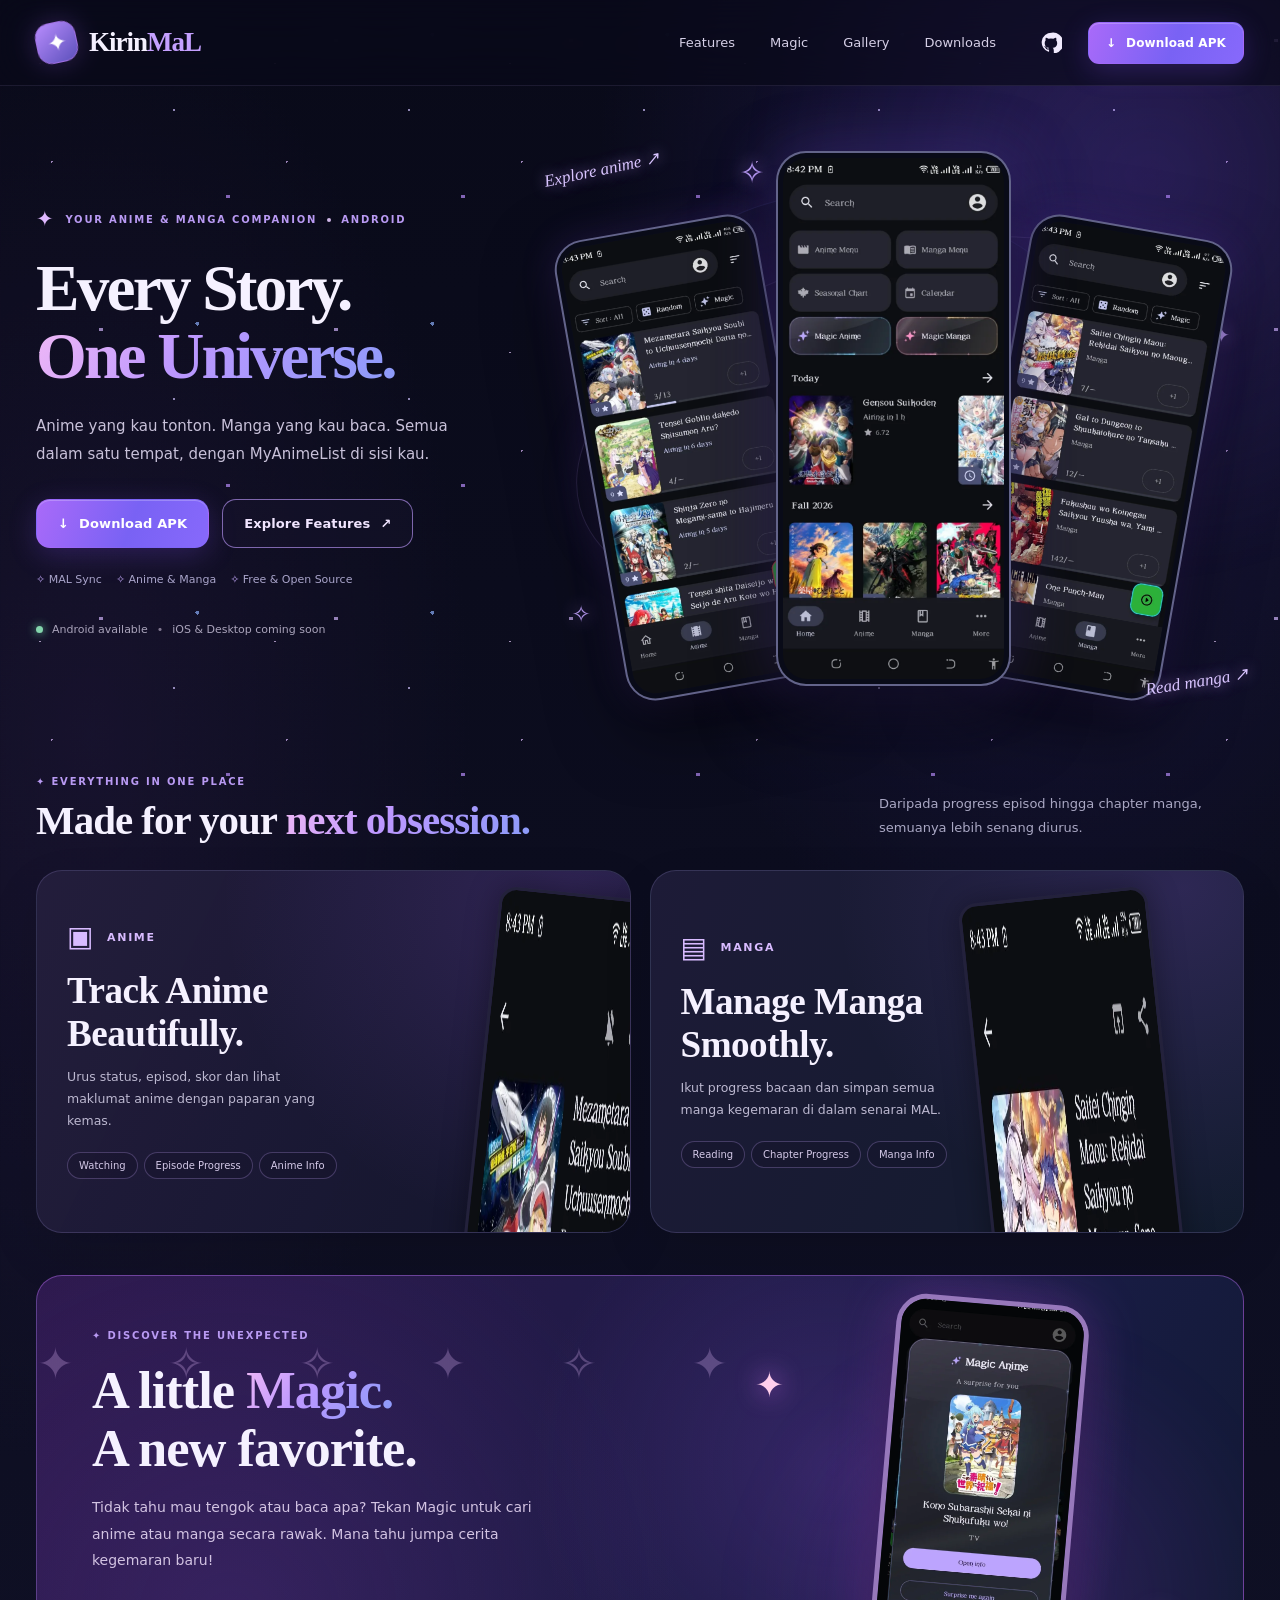
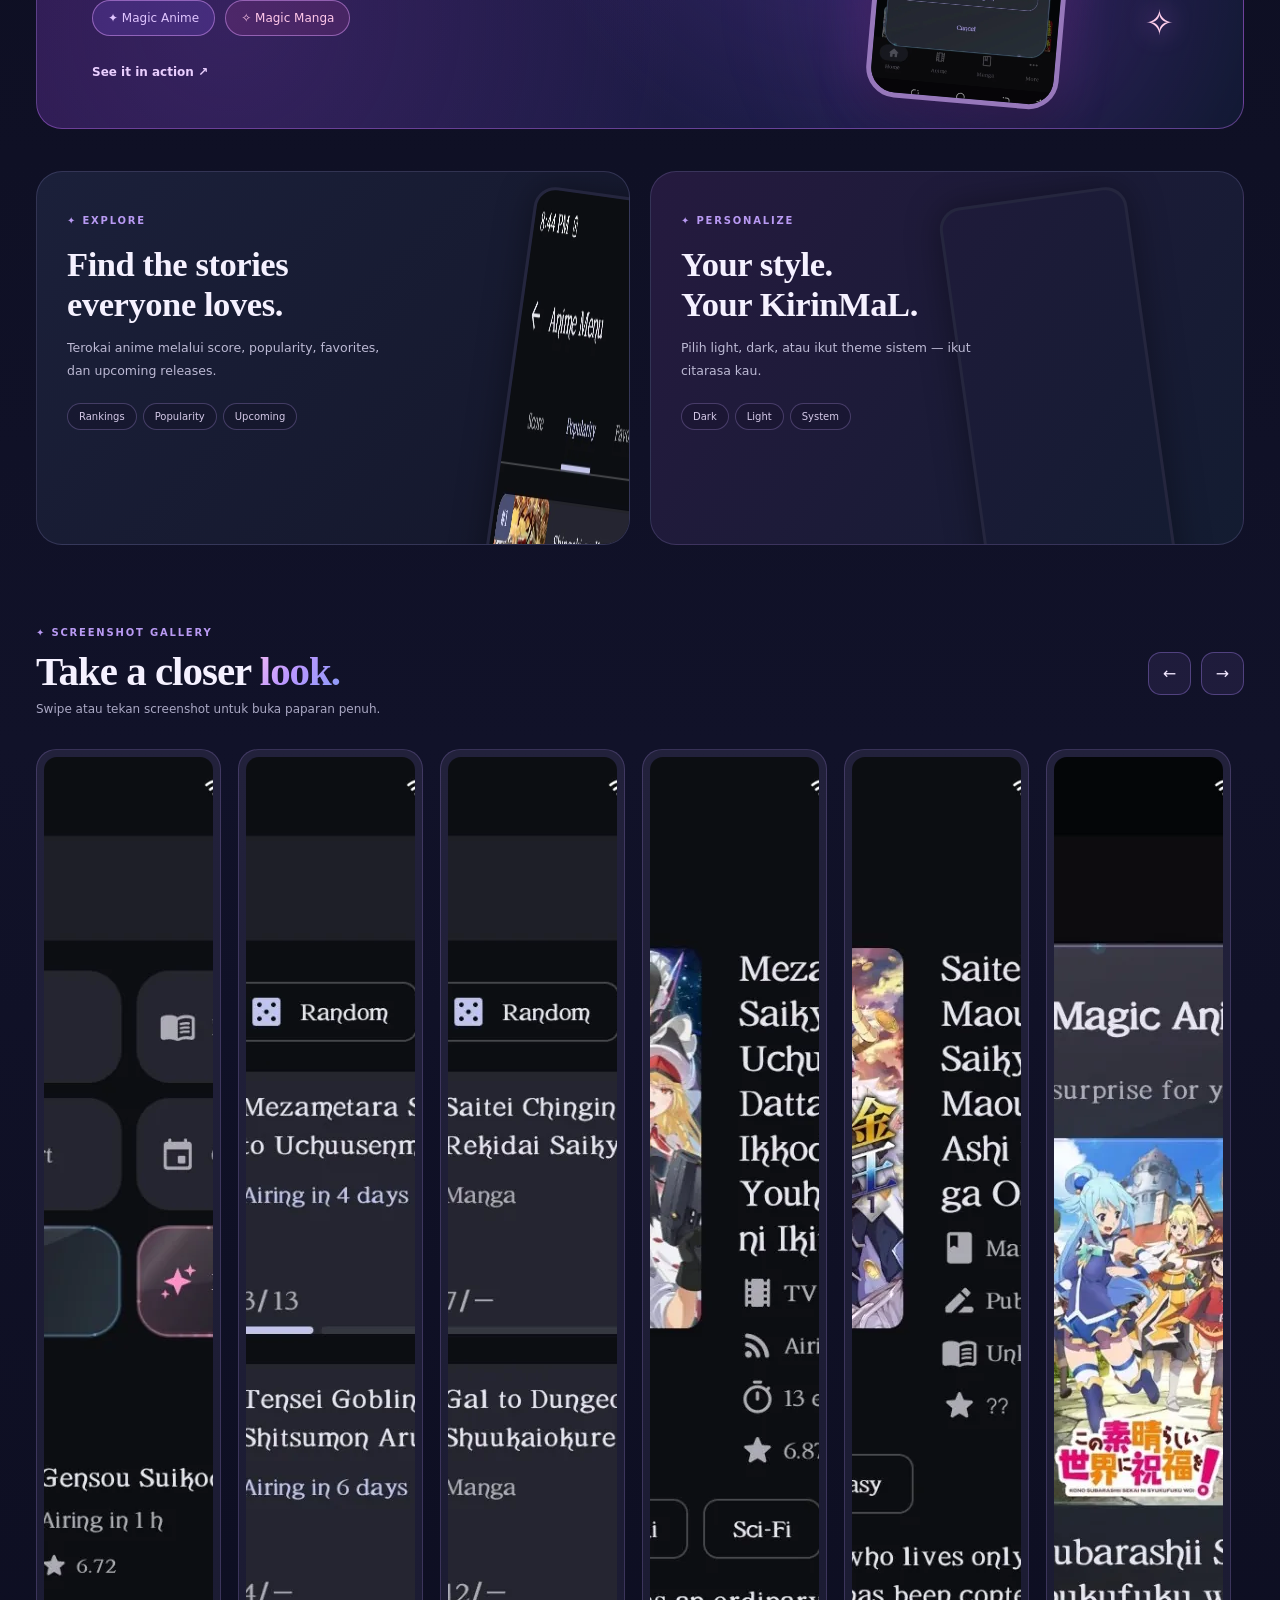
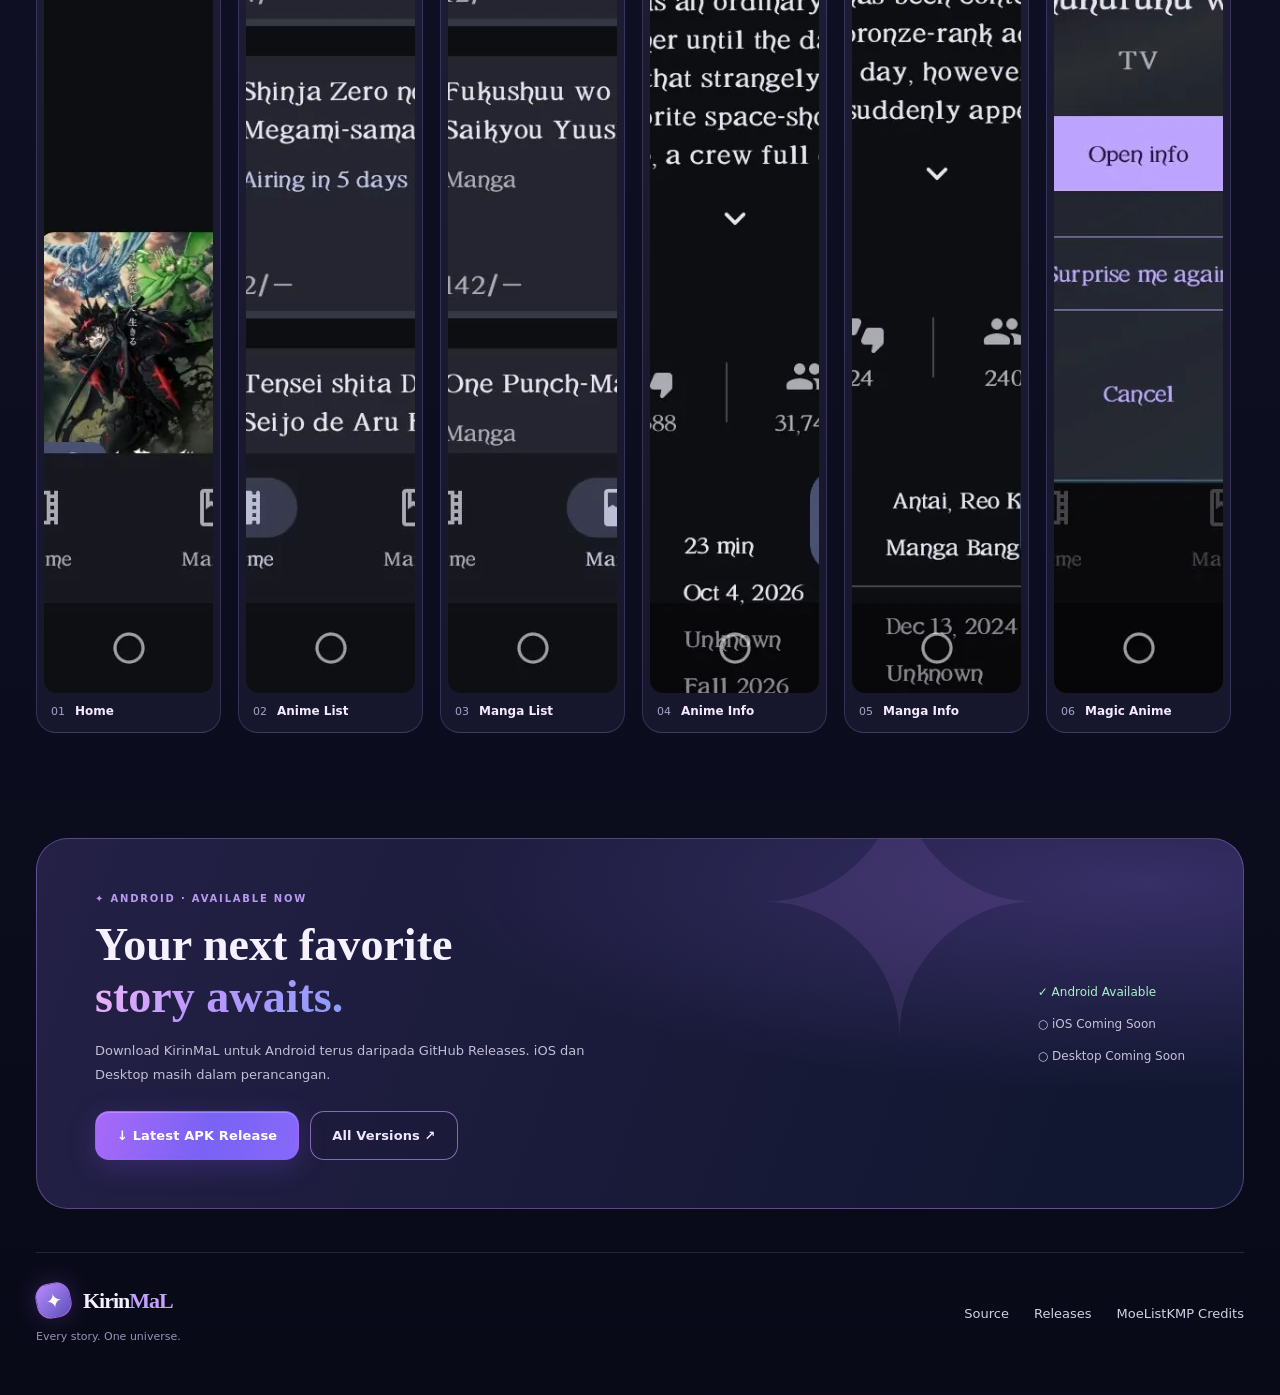
<file: index.html>
<!doctype html>
<html lang="en">
<head>
  <meta charset="utf-8">
  <meta name="viewport" content="width=device-width, initial-scale=1, viewport-fit=cover">
  <meta name="theme-color" content="#0a0a18">
  <meta name="description" content="KirinMaL — discover, track and manage your anime and manga with MyAnimeList. Download for Android.">
  <meta property="og:type" content="website">
  <meta property="og:title" content="KirinMaL — Every Story. One Universe.">
  <meta property="og:description" content="A beautiful anime & manga companion for MyAnimeList, made for Android.">
  <meta property="og:image" content="https://lanzmagick.github.io/KirinMaL/assets/branding/kirinmal-icon.webp">
  <meta property="og:url" content="https://lanzmagick.github.io/KirinMaL/">
  <link rel="canonical" href="https://lanzmagick.github.io/KirinMaL/">
  <link rel="icon" href="assets/kirinmal-favicon.svg" type="image/svg+xml">
  <link rel="stylesheet" href="assets/site-cinematic.css?v=mobile-layout-2">
  <script defer src="assets/site-cinematic.js"></script>
  <title>KirinMaL — Every Story. One Universe.</title>
</head>
<body>
  <a class="skip-link" href="#main">Skip to content</a>
  <div class="site-shell" id="top">
    <div class="sky-glow" aria-hidden="true"></div>
    <header class="site-header">
      <div class="wrap header-inner">
        <a class="brand" href="#top" aria-label="KirinMaL home">
          <span class="brand-mark" aria-hidden="true">✦</span><span>Kirin<span class="brand-accent">MaL</span></span>
        </a>
        <nav id="site-nav" class="main-nav" aria-label="Main navigation">
          <a href="#features">Features</a><a href="#magic">Magic</a><a href="#gallery">Gallery</a><a href="#download">Downloads</a>
        </nav>
        <div class="header-actions">
          <a class="github-link" href="https://github.com/lanzmagick/KirinMaL" target="_blank" rel="noopener noreferrer" aria-label="KirinMaL GitHub repository" title="Source on GitHub">
            <svg aria-hidden="true" viewBox="0 0 24 24" fill="currentColor"><path d="M12 .8a11.2 11.2 0 0 0-3.54 21.83c.56.11.76-.24.76-.53v-2.08c-3.1.67-3.76-1.31-3.76-1.31-.5-1.27-1.24-1.6-1.24-1.6-1.01-.7.08-.69.08-.69 1.12.08 1.71 1.15 1.71 1.15 1 .1.65 1.57 2.15 1.98.33-.72.65-1.22 1.18-1.5-2.48-.28-5.09-1.24-5.09-5.53 0-1.22.44-2.22 1.15-3-.12-.28-.5-1.42.1-2.96 0 0 .94-.3 3.07 1.15a10.55 10.55 0 0 1 5.6 0c2.13-1.44 3.07-1.15 3.07-1.15.6 1.54.22 2.68.1 2.96.72.78 1.15 1.78 1.15 3 0 4.3-2.62 5.25-5.12 5.53.67.57 1.27 1.68 1.27 3.39v2.5c0 .3.2.65.77.53A11.2 11.2 0 0 0 12 .8Z"/></svg>
          </a>
          <a class="btn btn-primary btn-header" href="https://github.com/lanzmagick/KirinMaL/releases/latest" target="_blank" rel="noopener noreferrer"><span aria-hidden="true">↓</span> Download APK</a>
          <button class="nav-toggle" type="button" aria-label="Open menu" aria-controls="site-nav" aria-expanded="false"><span></span><span></span><span></span></button>
        </div>
      </div>
    </header>

    <main id="main">
      <section class="hero wrap" aria-labelledby="hero-title">
        <div class="hero-copy">
          <div class="eyebrow"><span class="sparkle">✦</span> YOUR ANIME &amp; MANGA COMPANION <span class="eyebrow-dot"></span> ANDROID</div>
          <h1 id="hero-title">Every Story.<br><em>One Universe.</em></h1>
          <p class="hero-lead">Anime yang kau tonton. Manga yang kau baca. Semua dalam satu tempat, dengan MyAnimeList di sisi kau.</p>
          <div class="hero-buttons">
            <a class="btn btn-primary" href="https://github.com/lanzmagick/KirinMaL/releases/latest" target="_blank" rel="noopener noreferrer"><span aria-hidden="true">↓</span> Download APK</a>
            <a class="btn btn-ghost" href="#features">Explore Features <span aria-hidden="true">↗</span></a>
          </div>
          <div class="hero-points"><span>✧ MAL Sync</span><span>✧ Anime &amp; Manga</span><span>✧ Free &amp; Open Source</span></div>
          <div class="platform-note"><span class="online-dot"></span> Android available <span class="sep">•</span> iOS &amp; Desktop coming soon</div>
        </div>
        <div class="hero-art" aria-label="Screenshots of KirinMaL home, anime list and manga list">
          <div class="orbit orbit-one" aria-hidden="true"></div><div class="orbit orbit-two" aria-hidden="true"></div>
          <div class="hero-spark s1" aria-hidden="true">✧</div><div class="hero-spark s2" aria-hidden="true">✦</div><div class="hero-spark s3" aria-hidden="true">✧</div>
          <div class="phone phone-side phone-left"><img src="assets/screenshots/anime-list.webp" alt="KirinMaL anime watchlist" width="674" height="1536" loading="eager" decoding="async"></div>
          <div class="phone phone-main"><img src="assets/screenshots/home.webp" alt="KirinMaL home with anime, manga, seasonal shows and Magic" width="674" height="1536" fetchpriority="high" loading="eager" decoding="async"></div>
          <div class="phone phone-side phone-right"><img src="assets/screenshots/manga-list.webp" alt="KirinMaL manga reading list" width="674" height="1536" loading="eager" decoding="async"></div>
          <div class="hero-art-caption caption-left">Explore anime <span>↗</span></div><div class="hero-art-caption caption-right">Read manga <span>↗</span></div>
        </div>
      </section>

      <section class="features-section section wrap" id="features" aria-labelledby="features-title">
        <div class="section-top"><div><span class="section-kicker">✦ EVERYTHING IN ONE PLACE</span><h2 id="features-title">Made for your <em>next obsession.</em></h2></div><p>Daripada progress episod hingga chapter manga, semuanya lebih senang diurus.</p></div>
        <div class="feature-grid">
          <article class="feature-card feature-anime">
            <div class="feature-copy"><div class="card-kicker"><span class="chip-icon">▣</span> ANIME</div><h3>Track Anime<br>Beautifully.</h3><p>Urus status, episod, skor dan lihat maklumat anime dengan paparan yang kemas.</p><div class="tags"><span>Watching</span><span>Episode Progress</span><span>Anime Info</span></div></div>
            <img src="assets/screenshots/anime-info.webp" alt="Anime information and stats view in KirinMaL" width="674" height="1536" loading="eager" decoding="async">
          </article>
          <article class="feature-card feature-manga">
            <div class="feature-copy"><div class="card-kicker"><span class="chip-icon">▤</span> MANGA</div><h3>Manage Manga<br>Smoothly.</h3><p>Ikut progress bacaan dan simpan semua manga kegemaran di dalam senarai MAL.</p><div class="tags"><span>Reading</span><span>Chapter Progress</span><span>Manga Info</span></div></div>
            <img src="assets/screenshots/manga-info.webp" alt="Manga information and stats view in KirinMaL" width="674" height="1536" loading="eager" decoding="async">
          </article>
        </div>
      </section>

      <section class="magic-section section wrap" id="magic" aria-labelledby="magic-title">
        <div class="magic-card">
          <span class="magic-glow" aria-hidden="true"></span>
          <div class="magic-copy"><span class="section-kicker">✦ DISCOVER THE UNEXPECTED</span><h2 id="magic-title">A little <em>Magic.</em><br>A new favorite.</h2><p>Tidak tahu mau tengok atau baca apa? Tekan Magic untuk cari anime atau manga secara rawak. Mana tahu jumpa cerita kegemaran baru!</p><div class="magic-tags"><span>✦ Magic Anime</span><span>✧ Magic Manga</span></div><a href="#gallery" class="text-link">See it in action <span aria-hidden="true">↗</span></a></div>
          <div class="magic-preview"><div class="magic-float sparkle-one" aria-hidden="true">✦</div><div class="magic-float sparkle-two" aria-hidden="true">✧</div><div class="magic-frame"><img src="assets/screenshots/magic-anime.webp" alt="Magic Anime surprise popup showing a random anime suggestion" width="674" height="1536" loading="eager" decoding="async"></div></div>
        </div>
      </section>

      <section class="explore-section section wrap" aria-label="Explore and customization features">
        <article class="explore-card rank-card"><div class="explore-copy"><span class="section-kicker">✦ EXPLORE</span><h2>Find the stories<br>everyone loves.</h2><p>Terokai anime melalui score, popularity, favorites, dan upcoming releases.</p><div class="tags"><span>Rankings</span><span>Popularity</span><span>Upcoming</span></div></div><img src="assets/screenshots/anime-ranking.webp" alt="Anime popularity rankings in KirinMaL" width="674" height="1536" loading="eager" decoding="async"></article>
        <article class="explore-card theme-card"><div class="explore-copy"><span class="section-kicker">✦ PERSONALIZE</span><h2>Your style.<br>Your KirinMaL.</h2><p>Pilih light, dark, atau ikut theme sistem — ikut citarasa kau.</p><div class="tags"><span>Dark</span><span>Light</span><span>System</span></div></div><img src="assets/screenshots/settings-theme.webp" alt="KirinMaL settings theme selection popup" width="674" height="1536" loading="eager" decoding="async"></article>
      </section>

      <section class="gallery-section section wrap" id="gallery" aria-labelledby="gallery-title">
        <div class="section-top gallery-top"><div><span class="section-kicker">✦ SCREENSHOT GALLERY</span><h2 id="gallery-title">Take a closer <em>look.</em></h2></div><div class="gallery-controls"><button type="button" class="arrow" data-gallery-prev aria-label="Previous screenshots">←</button><button type="button" class="arrow" data-gallery-next aria-label="Next screenshots">→</button></div></div>
        <p class="gallery-hint">Swipe atau tekan screenshot untuk buka paparan penuh.</p>
        <div class="gallery-track" id="gallery-track" tabindex="0" aria-label="KirinMaL screenshots">
          <button class="gallery-slide" type="button" data-title="Home" data-image="assets/screenshots/home.webp"><img src="assets/screenshots/home.webp" alt="Home screenshot" width="674" height="1536" loading="eager" decoding="async"><span>01 <b>Home</b></span></button>
          <button class="gallery-slide" type="button" data-title="Anime List" data-image="assets/screenshots/anime-list.webp"><img src="assets/screenshots/anime-list.webp" alt="Anime list screenshot" width="674" height="1536" loading="eager" decoding="async"><span>02 <b>Anime List</b></span></button>
          <button class="gallery-slide" type="button" data-title="Manga List" data-image="assets/screenshots/manga-list.webp"><img src="assets/screenshots/manga-list.webp" alt="Manga list screenshot" width="674" height="1536" loading="eager" decoding="async"><span>03 <b>Manga List</b></span></button>
          <button class="gallery-slide" type="button" data-title="Anime Info" data-image="assets/screenshots/anime-info.webp"><img src="assets/screenshots/anime-info.webp" alt="Anime details screenshot" width="674" height="1536" loading="eager" decoding="async"><span>04 <b>Anime Info</b></span></button>
          <button class="gallery-slide" type="button" data-title="Manga Info" data-image="assets/screenshots/manga-info.webp"><img src="assets/screenshots/manga-info.webp" alt="Manga details screenshot" width="674" height="1536" loading="eager" decoding="async"><span>05 <b>Manga Info</b></span></button>
          <button class="gallery-slide" type="button" data-title="Magic Anime" data-image="assets/screenshots/magic-anime.webp"><img src="assets/screenshots/magic-anime.webp" alt="Magic Anime popup screenshot" width="674" height="1536" loading="eager" decoding="async"><span>06 <b>Magic Anime</b></span></button>
          <button class="gallery-slide" type="button" data-title="Anime Rankings" data-image="assets/screenshots/anime-ranking.webp"><img src="assets/screenshots/anime-ranking.webp" alt="Anime ranking screenshot" width="674" height="1536" loading="eager" decoding="async"><span>07 <b>Anime Rankings</b></span></button>
          <button class="gallery-slide" type="button" data-title="Theme Settings" data-image="assets/screenshots/settings-theme.webp"><img src="assets/screenshots/settings-theme.webp" alt="Theme settings screenshot" width="674" height="1536" loading="eager" decoding="async"><span>08 <b>Theme Settings</b></span></button>
        </div>
      </section>

      <section class="download-section section wrap" id="download" aria-labelledby="download-title"><div class="download-card"><div class="download-orb" aria-hidden="true">✦</div><div class="download-copy"><span class="section-kicker">✦ ANDROID · AVAILABLE NOW</span><h2 id="download-title">Your next favorite<br><em>story awaits.</em></h2><p>Download KirinMaL untuk Android terus daripada GitHub Releases. iOS dan Desktop masih dalam perancangan.</p><div class="download-actions"><a class="btn btn-primary" href="https://github.com/lanzmagick/KirinMaL/releases/latest" target="_blank" rel="noopener noreferrer">↓ Latest APK Release</a><a class="btn btn-ghost" href="https://github.com/lanzmagick/KirinMaL/releases" target="_blank" rel="noopener noreferrer">All Versions ↗</a></div></div><div class="availability"><span class="avail-active">✓ Android Available</span><span>○ iOS Coming Soon</span><span>○ Desktop Coming Soon</span></div></div></section>
    </main>
    <footer class="site-footer"><div class="wrap footer-inner"><div><a href="#top" class="brand"><span class="brand-mark" aria-hidden="true">✦</span><span>Kirin<span class="brand-accent">MaL</span></span></a><p>Every story. One universe.</p></div><div class="footer-links"><a href="https://github.com/lanzmagick/KirinMaL" target="_blank" rel="noopener noreferrer">Source</a><a href="https://github.com/lanzmagick/KirinMaL/releases" target="_blank" rel="noopener noreferrer">Releases</a><a href="https://github.com/axiel7/MoeListKMP" target="_blank" rel="noopener noreferrer">MoeListKMP Credits</a></div></div></footer>
  </div>
  <dialog class="screenshot-dialog" id="screenshot-dialog" aria-labelledby="dialog-title"><div class="dialog-header"><strong id="dialog-title">Screenshot</strong><button type="button" class="dialog-close" aria-label="Close screenshot">✕</button></div><img class="dialog-img" alt="Selected KirinMaL screenshot" src="assets/screenshots/home.webp" width="674" height="1536"></dialog>
</body>
</html>
</file>
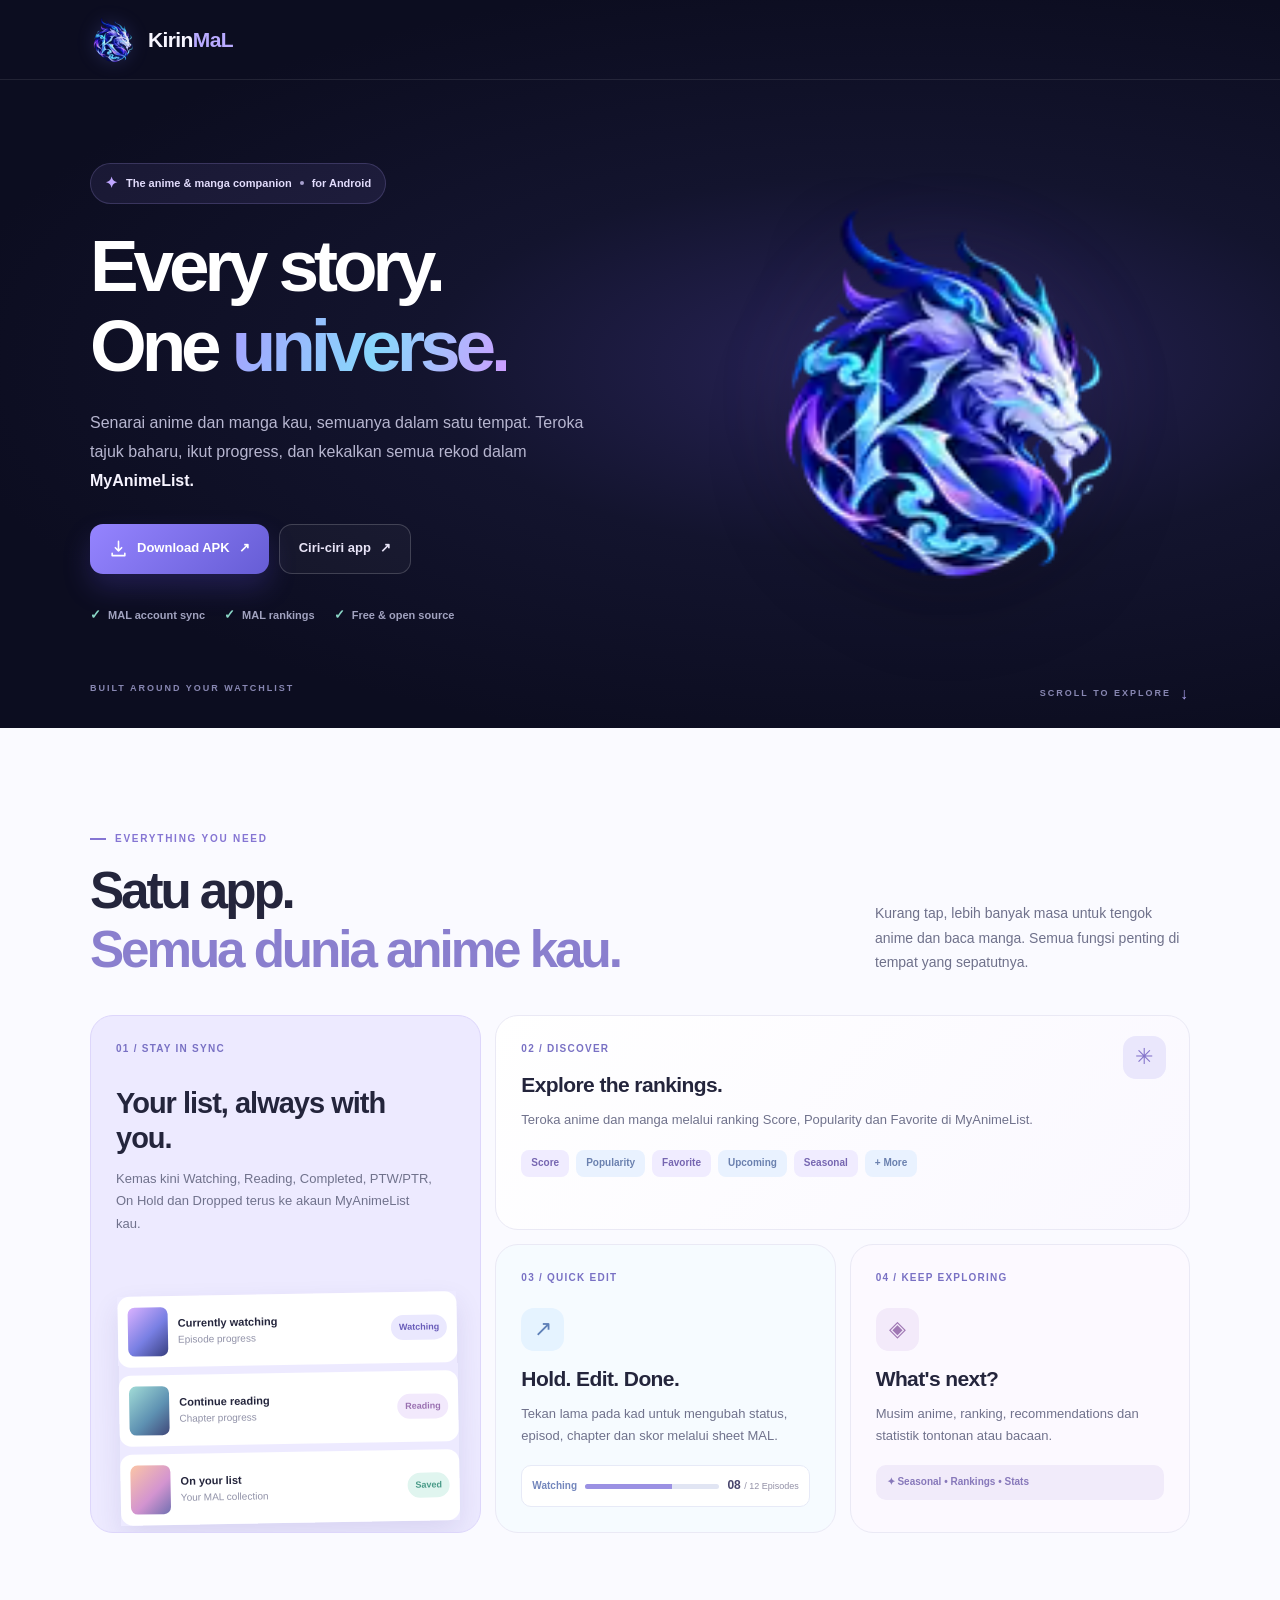
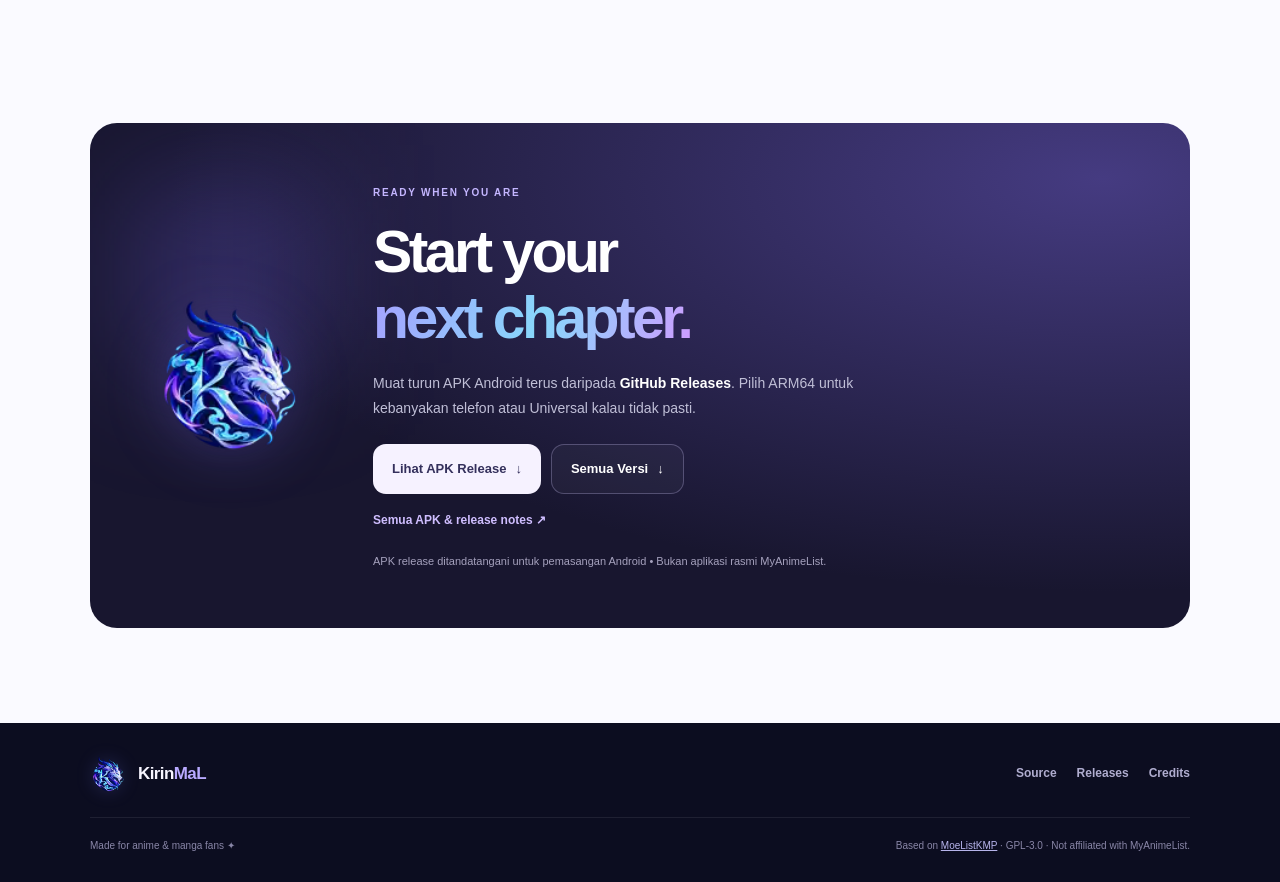
<file: latest.html>
<!doctype html>
<html lang="ms">
<head>
  <meta charset="utf-8">
  <meta name="viewport" content="width=device-width,initial-scale=1,viewport-fit=cover">
  <meta http-equiv="Cache-Control" content="no-cache, no-store, must-revalidate">
  <meta http-equiv="Pragma" content="no-cache">
  <meta name="theme-color" content="#0b0c1c">
  <meta name="description" content="KirinMaL — tempat untuk anime dan manga kau. Teroka ranking, ikut musim terkini, dan urus senarai MyAnimeList dalam satu aplikasi Android.">
  <meta property="og:type" content="website">
  <meta property="og:title" content="KirinMaL — Your list. Your world.">
  <meta property="og:description" content="Discover MAL rankings. Track with MyAnimeList. Made for anime & manga fans.">
  <meta property="og:image" content="https://lanzmagick.github.io/KirinMaL/assets/branding/kirinmal-icon.webp">
  <meta property="og:url" content="https://lanzmagick.github.io/KirinMaL/">
  <link rel="icon" href="assets/branding/kirinmal-icon.webp?v=4" type="image/webp">
  <link rel="canonical" href="https://lanzmagick.github.io/KirinMaL/">
  <link rel="stylesheet" href="assets/site-clean-v6.css?v=rankings-1">
  <title>KirinMaL — Your list. Your world.</title>
</head>
<body>
  <a href="#main" class="skip">Langkau ke kandungan</a>
  <div class="dark-wrap" id="top">
    <header class="site-header">
      <div class="container header-inner">
        <div class="site-brand" aria-label="KirinMaL">
          <img class="site-brand-icon" src="assets/branding/kirinmal-icon.webp?v=6" width="48" height="48" alt="" decoding="async">
          <span class="site-brand-name">Kirin<span>MaL</span></span>
        </div>
      </div>
    </header>
    <main id="main">
      <section class="hero container">
        <div class="hero-copy">
          <div class="pill"><span class="pill-spark">✦</span> The anime & manga companion <span class="pill-dot"></span> for Android</div>
          <h1>Every story.<br>One <em>universe.</em></h1>
          <p class="hero-description">Senarai anime dan manga kau, semuanya dalam satu tempat. Teroka tajuk baharu, ikut progress, dan kekalkan semua rekod dalam <strong>MyAnimeList.</strong></p>
          <div class="hero-actions">
            <a class="btn btn-primary" href="#download"><svg viewBox="0 0 24 24" fill="none" stroke="currentColor" aria-hidden="true"><path d="M12 3v12m0 0-4-4m4 4 4-4M4 18v3h16v-3" stroke-width="2" stroke-linecap="round" stroke-linejoin="round"/></svg> Download APK <span aria-hidden="true">↗</span></a>
            <a class="btn btn-ghost" href="#features">Ciri-ciri app <span aria-hidden="true">↗</span></a>
          </div>
          <div class="hero-meta"><span><span class="check">✓</span> MAL account sync</span><span><span class="check">✓</span> MAL rankings</span><span><span class="check">✓</span> Free & open source</span></div>
        </div>
        <div class="hero-art" aria-label="Logo KirinMaL">
          <span class="hero-glow" aria-hidden="true"></span>
          <img src="assets/branding/kirinmal-icon.webp?v=5" alt="Logo KirinMaL" width="385" height="385" decoding="async">
        </div>
        <div class="hero-bottom"><span>BUILT AROUND YOUR WATCHLIST</span><span class="scroll-indicator">SCROLL TO EXPLORE <span aria-hidden="true">↓</span></span></div>
      </section>
    </main>
  </div>

  <section class="intro-section section" id="features">
    <div class="container">
      <div class="section-head">
        <div><span class="section-kicker"><span></span> EVERYTHING YOU NEED</span><h2>Satu app.<br><span>Semua dunia anime kau.</span></h2></div>
        <p>Kurang tap, lebih banyak masa untuk tengok anime dan baca manga. Semua fungsi penting di tempat yang sepatutnya.</p>
      </div>
      <div class="feature-bento">
        <article class="feature feature-main">
          <div class="feature-tag">01 / STAY IN SYNC</div>
          <div class="feature-copy">
            <h3>Your list, always with you.</h3>
            <p>Kemas kini Watching, Reading, Completed, PTW/PTR, On Hold dan Dropped terus ke akaun MyAnimeList kau.</p>
          </div>
          <div class="sync-illustration" aria-hidden="true">
            <div class="sync-row"><span class="mini-cover cover-a"></span><span><b>Currently watching</b><small>Episode progress</small></span><span class="sync-status">Watching</span></div>
            <div class="sync-row"><span class="mini-cover cover-b"></span><span><b>Continue reading</b><small>Chapter progress</small></span><span class="sync-status purple">Reading</span></div>
            <div class="sync-row"><span class="mini-cover cover-c"></span><span><b>On your list</b><small>Your MAL collection</small></span><span class="sync-status cyan">Saved</span></div>
          </div>
        </article>
        <article class="feature feature-discover">
          <div class="feature-tag">02 / DISCOVER</div>
          <div class="round-icon">✳</div>
          <h3>Explore the rankings.</h3>
          <p>Teroka anime dan manga melalui ranking Score, Popularity dan Favorite di MyAnimeList.</p>
          <div class="ranking-pills" aria-hidden="true"><span>Score</span><span>Popularity</span><span>Favorite</span><span>Upcoming</span><span>Seasonal</span><span>+ More</span></div>
        </article>
        <article class="feature feature-editor">
          <div class="feature-tag">03 / QUICK EDIT</div>
          <div class="round-icon">↗</div>
          <h3>Hold. Edit. Done.</h3>
          <p>Tekan lama pada kad untuk mengubah status, episod, chapter dan skor melalui sheet MAL.</p>
          <div class="editor-preview" aria-hidden="true"><span>Watching</span><div class="editor-progress"><i></i></div><strong>08 <small>/ 12 Episodes</small></strong></div>
        </article>
        <article class="feature feature-seasons">
          <div class="feature-tag">04 / KEEP EXPLORING</div>
          <div class="round-icon">◈</div>
          <h3>What's next?</h3>
          <p>Musim anime, ranking, recommendations dan statistik tontonan atau bacaan.</p>
          <div class="season-chip" aria-hidden="true">✦ Seasonal • Rankings • Stats</div>
        </article>
      </div>
    </div>
  </section>

  <section class="download-section section" id="download">
    <div class="container">
      <div class="download-panel">
        <div class="download-orb" aria-hidden="true"></div>
        <div class="download-logo"><img src="assets/branding/kirinmal-icon.webp" width="108" height="108" alt="" loading="lazy"></div>
        <div class="download-text"><span class="section-kicker">READY WHEN YOU ARE</span><h2>Start your<br><em>next chapter.</em></h2><p>Muat turun APK Android terus daripada <strong>GitHub Releases</strong>. Pilih ARM64 untuk kebanyakan telefon atau Universal kalau tidak pasti.</p>
          <div class="download-buttons">
            <a class="btn btn-download" href="https://github.com/lanzmagick/KirinMaL/releases">Lihat APK Release <span aria-hidden="true">↓</span></a>
            <a class="btn btn-download-outline" href="https://github.com/lanzmagick/KirinMaL/releases">Semua Versi <span aria-hidden="true">↓</span></a>
          </div>
          <a class="all-releases" href="https://github.com/lanzmagick/KirinMaL/releases">Semua APK & release notes <span aria-hidden="true">↗</span></a>
          <p class="download-disclaimer">APK release ditandatangani untuk pemasangan Android • Bukan aplikasi rasmi MyAnimeList.</p>
        </div>
      </div>
    </div>
  </section>

  <footer class="footer">
    <div class="container footer-top">
      <div class="site-brand footer-brand" aria-label="KirinMaL">
        <img class="site-brand-icon" src="assets/branding/kirinmal-icon.webp?v=6" width="38" height="38" alt="" loading="lazy">
        <span class="site-brand-name">Kirin<span>MaL</span></span>
      </div>
      <div class="footer-links"><a href="https://github.com/lanzmagick/KirinMaL">Source</a><a href="https://github.com/lanzmagick/KirinMaL/releases">Releases</a><a href="https://github.com/axiel7/MoeListKMP">Credits</a></div>
    </div>
    <div class="container footer-bottom"><span>Made for anime &amp; manga fans ✦</span><span>Based on <a href="https://github.com/axiel7/MoeListKMP">MoeListKMP</a> · GPL-3.0 · Not affiliated with MyAnimeList.</span></div>
  </footer>
</body>
</html>
</file>
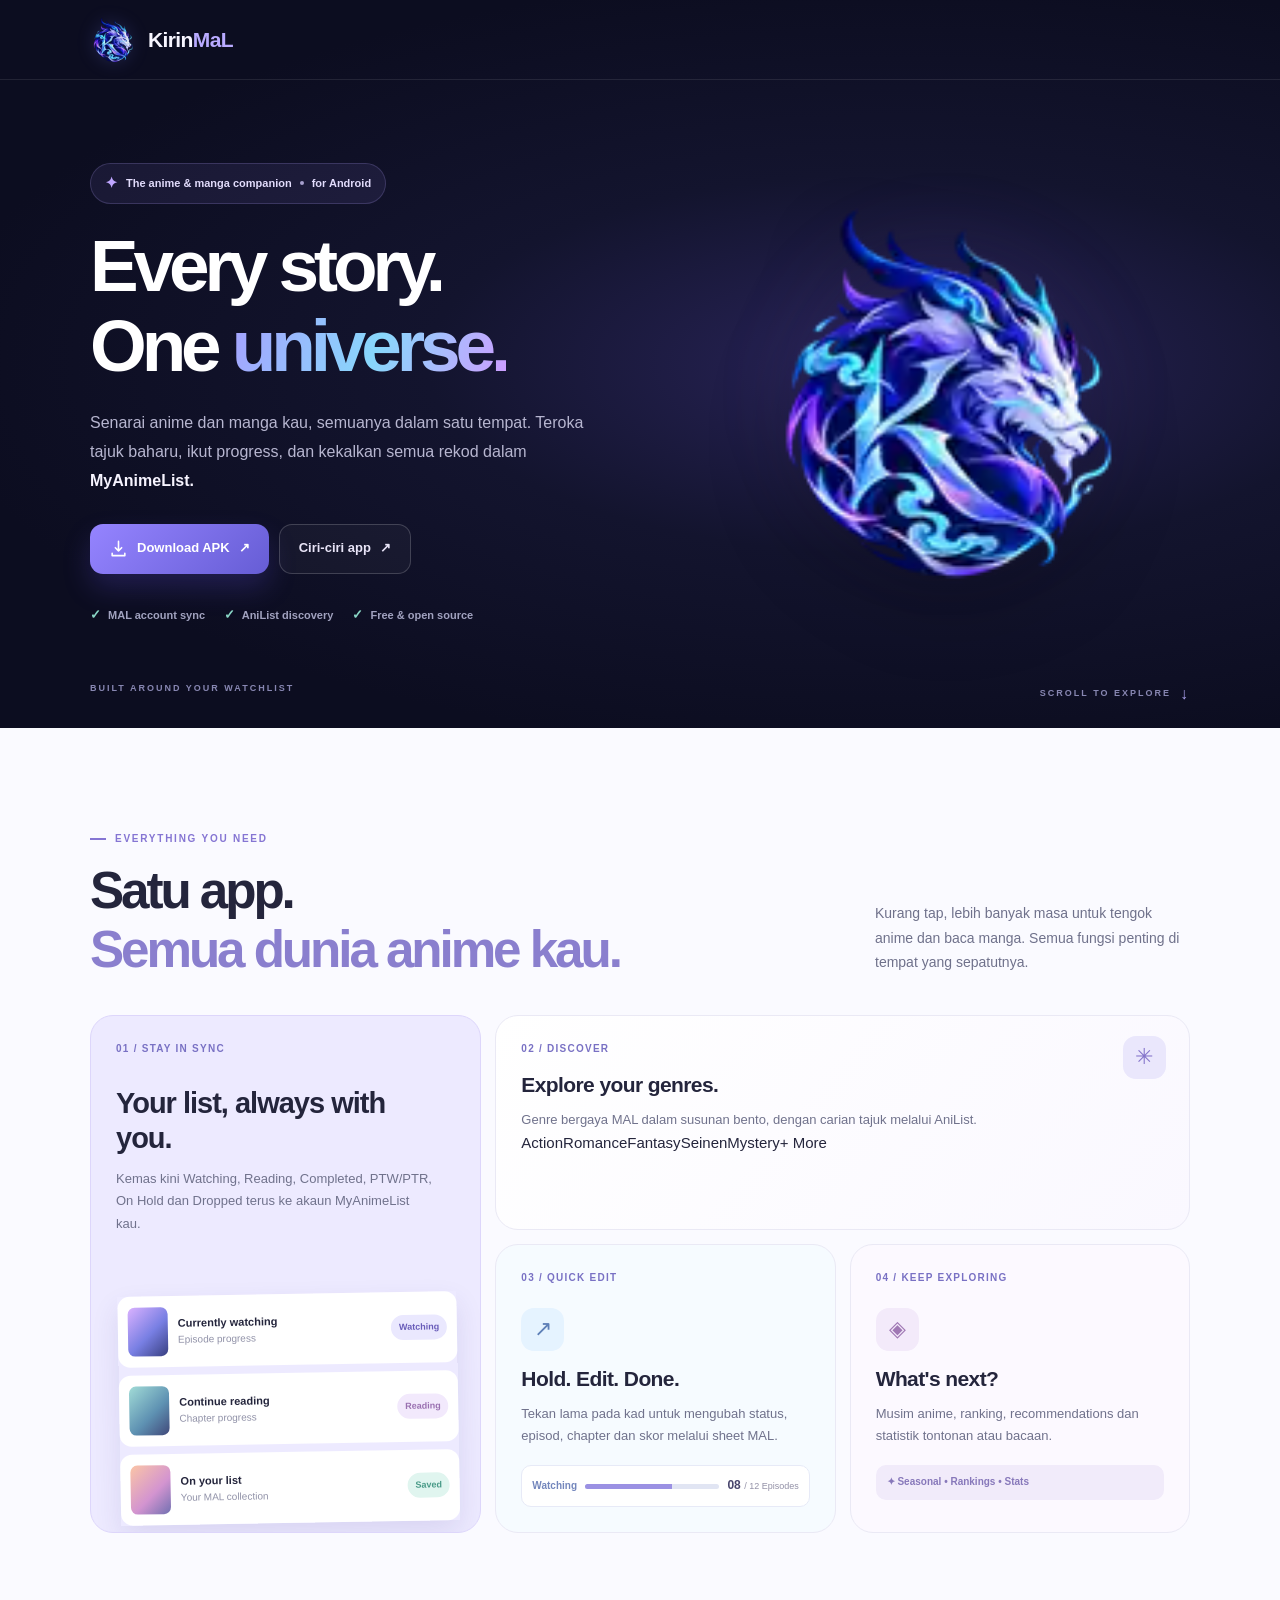
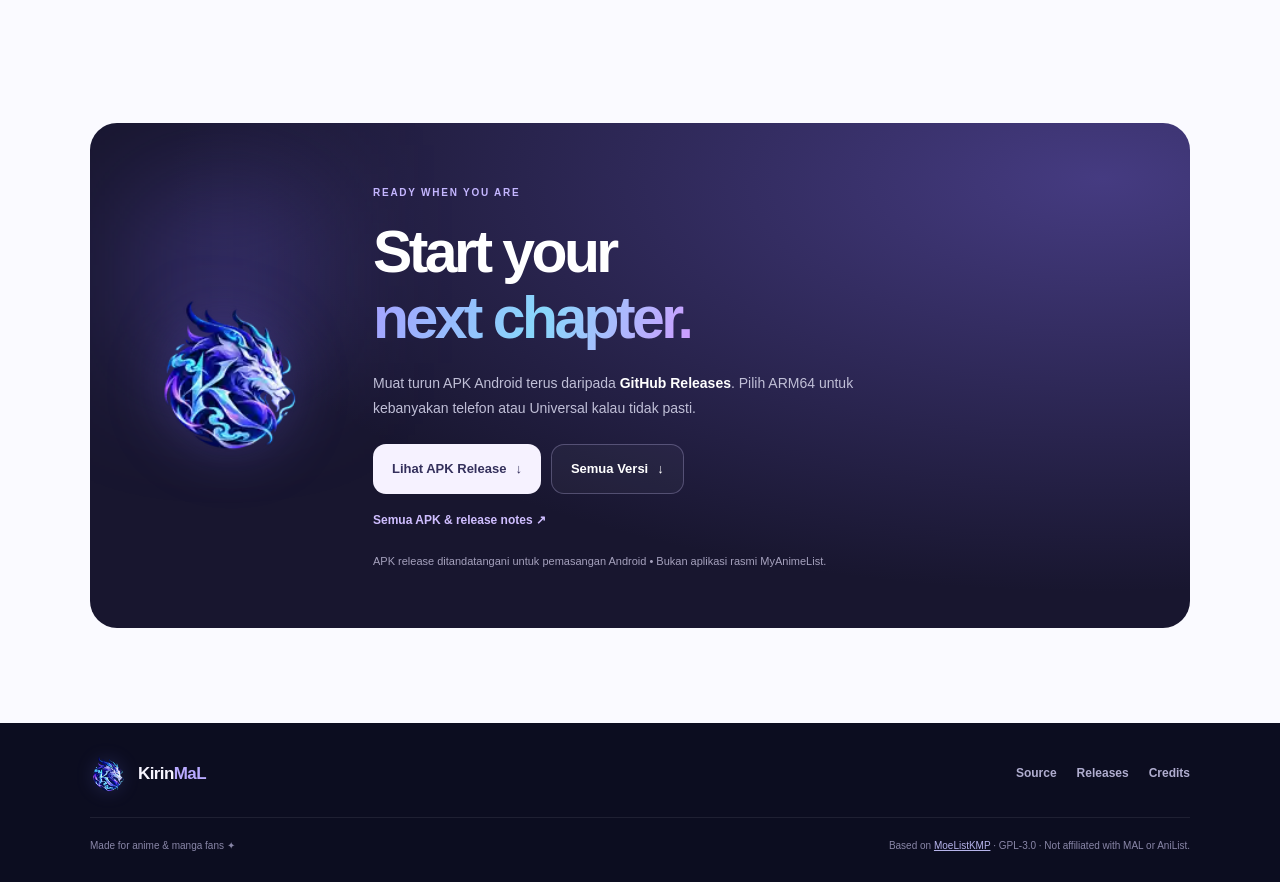
<file: simple.html>
<!doctype html>
<html lang="ms">
<head>
  <meta charset="utf-8">
  <meta name="viewport" content="width=device-width,initial-scale=1,viewport-fit=cover">
  <meta http-equiv="Cache-Control" content="no-cache, no-store, must-revalidate">
  <meta http-equiv="Pragma" content="no-cache">
  <meta name="theme-color" content="#0b0c1c">
  <meta name="description" content="KirinMaL — tempat untuk anime dan manga kau. Teroka genre, ikut musim terkini, dan urus senarai MyAnimeList dalam satu aplikasi Android.">
  <meta property="og:type" content="website">
  <meta property="og:title" content="KirinMaL — Your list. Your world.">
  <meta property="og:description" content="Discover with AniList. Track with MyAnimeList. Made for anime & manga fans.">
  <meta property="og:image" content="https://lanzmagick.github.io/KirinMaL/assets/branding/kirinmal-icon.webp">
  <meta property="og:url" content="https://lanzmagick.github.io/KirinMaL/">
  <link rel="icon" href="assets/branding/kirinmal-icon.webp?v=4" type="image/webp">
  <link rel="canonical" href="https://lanzmagick.github.io/KirinMaL/">
  <link rel="stylesheet" href="assets/site-clean-v6.css">
  <title>KirinMaL — Your list. Your world.</title>
</head>
<body>
  <a href="#main" class="skip">Langkau ke kandungan</a>
  <div class="dark-wrap" id="top">
    <header class="site-header">
      <div class="container header-inner">
        <div class="site-brand" aria-label="KirinMaL">
          <img class="site-brand-icon" src="assets/branding/kirinmal-icon.webp?v=6" width="48" height="48" alt="" decoding="async">
          <span class="site-brand-name">Kirin<span>MaL</span></span>
        </div>
      </div>
    </header>
    <main id="main">
      <section class="hero container">
        <div class="hero-copy">
          <div class="pill"><span class="pill-spark">✦</span> The anime & manga companion <span class="pill-dot"></span> for Android</div>
          <h1>Every story.<br>One <em>universe.</em></h1>
          <p class="hero-description">Senarai anime dan manga kau, semuanya dalam satu tempat. Teroka tajuk baharu, ikut progress, dan kekalkan semua rekod dalam <strong>MyAnimeList.</strong></p>
          <div class="hero-actions">
            <a class="btn btn-primary" href="#download"><svg viewBox="0 0 24 24" fill="none" stroke="currentColor" aria-hidden="true"><path d="M12 3v12m0 0-4-4m4 4 4-4M4 18v3h16v-3" stroke-width="2" stroke-linecap="round" stroke-linejoin="round"/></svg> Download APK <span aria-hidden="true">↗</span></a>
            <a class="btn btn-ghost" href="#features">Ciri-ciri app <span aria-hidden="true">↗</span></a>
          </div>
          <div class="hero-meta"><span><span class="check">✓</span> MAL account sync</span><span><span class="check">✓</span> AniList discovery</span><span><span class="check">✓</span> Free & open source</span></div>
        </div>
        <div class="hero-art" aria-label="Logo KirinMaL">
          <span class="hero-glow" aria-hidden="true"></span>
          <img src="assets/branding/kirinmal-icon.webp?v=5" alt="Logo KirinMaL" width="385" height="385" decoding="async">
        </div>
        <div class="hero-bottom"><span>BUILT AROUND YOUR WATCHLIST</span><span class="scroll-indicator">SCROLL TO EXPLORE <span aria-hidden="true">↓</span></span></div>
      </section>
    </main>
  </div>

  <section class="intro-section section" id="features">
    <div class="container">
      <div class="section-head">
        <div><span class="section-kicker"><span></span> EVERYTHING YOU NEED</span><h2>Satu app.<br><span>Semua dunia anime kau.</span></h2></div>
        <p>Kurang tap, lebih banyak masa untuk tengok anime dan baca manga. Semua fungsi penting di tempat yang sepatutnya.</p>
      </div>
      <div class="feature-bento">
        <article class="feature feature-main">
          <div class="feature-tag">01 / STAY IN SYNC</div>
          <div class="feature-copy">
            <h3>Your list, always with you.</h3>
            <p>Kemas kini Watching, Reading, Completed, PTW/PTR, On Hold dan Dropped terus ke akaun MyAnimeList kau.</p>
          </div>
          <div class="sync-illustration" aria-hidden="true">
            <div class="sync-row"><span class="mini-cover cover-a"></span><span><b>Currently watching</b><small>Episode progress</small></span><span class="sync-status">Watching</span></div>
            <div class="sync-row"><span class="mini-cover cover-b"></span><span><b>Continue reading</b><small>Chapter progress</small></span><span class="sync-status purple">Reading</span></div>
            <div class="sync-row"><span class="mini-cover cover-c"></span><span><b>On your list</b><small>Your MAL collection</small></span><span class="sync-status cyan">Saved</span></div>
          </div>
        </article>
        <article class="feature feature-discover">
          <div class="feature-tag">02 / DISCOVER</div>
          <div class="round-icon">✳</div>
          <h3>Explore your genres.</h3>
          <p>Genre bergaya MAL dalam susunan bento, dengan carian tajuk melalui AniList.</p>
          <div class="genre-pills" aria-hidden="true"><span>Action</span><span>Romance</span><span>Fantasy</span><span>Seinen</span><span>Mystery</span><span>+ More</span></div>
        </article>
        <article class="feature feature-editor">
          <div class="feature-tag">03 / QUICK EDIT</div>
          <div class="round-icon">↗</div>
          <h3>Hold. Edit. Done.</h3>
          <p>Tekan lama pada kad untuk mengubah status, episod, chapter dan skor melalui sheet MAL.</p>
          <div class="editor-preview" aria-hidden="true"><span>Watching</span><div class="editor-progress"><i></i></div><strong>08 <small>/ 12 Episodes</small></strong></div>
        </article>
        <article class="feature feature-seasons">
          <div class="feature-tag">04 / KEEP EXPLORING</div>
          <div class="round-icon">◈</div>
          <h3>What's next?</h3>
          <p>Musim anime, ranking, recommendations dan statistik tontonan atau bacaan.</p>
          <div class="season-chip" aria-hidden="true">✦ Seasonal • Rankings • Stats</div>
        </article>
      </div>
    </div>
  </section>

  <section class="download-section section" id="download">
    <div class="container">
      <div class="download-panel">
        <div class="download-orb" aria-hidden="true"></div>
        <div class="download-logo"><img src="assets/branding/kirinmal-icon.webp" width="108" height="108" alt="" loading="lazy"></div>
        <div class="download-text"><span class="section-kicker">READY WHEN YOU ARE</span><h2>Start your<br><em>next chapter.</em></h2><p>Muat turun APK Android terus daripada <strong>GitHub Releases</strong>. Pilih ARM64 untuk kebanyakan telefon atau Universal kalau tidak pasti.</p>
          <div class="download-buttons">
            <a class="btn btn-download" href="https://github.com/lanzmagick/KirinMaL/releases">Lihat APK Release <span aria-hidden="true">↓</span></a>
            <a class="btn btn-download-outline" href="https://github.com/lanzmagick/KirinMaL/releases">Semua Versi <span aria-hidden="true">↓</span></a>
          </div>
          <a class="all-releases" href="https://github.com/lanzmagick/KirinMaL/releases">Semua APK & release notes <span aria-hidden="true">↗</span></a>
          <p class="download-disclaimer">APK release ditandatangani untuk pemasangan Android • Bukan aplikasi rasmi MyAnimeList.</p>
        </div>
      </div>
    </div>
  </section>

  <footer class="footer">
    <div class="container footer-top">
      <div class="site-brand footer-brand" aria-label="KirinMaL">
        <img class="site-brand-icon" src="assets/branding/kirinmal-icon.webp?v=6" width="38" height="38" alt="" loading="lazy">
        <span class="site-brand-name">Kirin<span>MaL</span></span>
      </div>
      <div class="footer-links"><a href="https://github.com/lanzmagick/KirinMaL">Source</a><a href="https://github.com/lanzmagick/KirinMaL/releases">Releases</a><a href="https://github.com/axiel7/MoeListKMP">Credits</a></div>
    </div>
    <div class="container footer-bottom"><span>Made for anime &amp; manga fans ✦</span><span>Based on <a href="https://github.com/axiel7/MoeListKMP">MoeListKMP</a> · GPL-3.0 · Not affiliated with MAL or AniList.</span></div>
  </footer>
</body>
</html>
</file>
<file: assets/site-cinematic.css>
:root{color-scheme:dark;--bg:#090a19;--bg2:#101128;--panel:#17172c;--panel2:#1a1932;--ink:#f5f1ff;--muted:#aaa8c4;--line:rgba(190,176,255,.17);--violet:#a977fc;--violet2:#caa6ff;--pink:#fd80cf;--cyan:#8ab7ff;--radius:26px;--heading:Georgia,'Times New Roman',serif;--ui:Inter,ui-sans-serif,system-ui,-apple-system,'Segoe UI',sans-serif}
*{box-sizing:border-box}html{scroll-behavior:smooth;scroll-padding-top:110px}body{margin:0;background:var(--bg);font-family:var(--ui);color:var(--ink);-webkit-font-smoothing:antialiased;overflow-x:hidden}button,a{-webkit-tap-highlight-color:transparent}a{color:inherit;text-decoration:none}button{font:inherit}img{max-width:100%;display:block}button:focus-visible,a:focus-visible,[tabindex]:focus-visible{outline:3px solid #c8a7ff;outline-offset:3px}.skip-link{position:absolute;top:-100px;left:1rem;z-index:99;background:var(--ink);color:#131324;padding:12px 18px;border-radius:12px}.skip-link:focus{top:10px}.wrap{width:min(1240px,calc(100% - 72px));margin-inline:auto}.site-shell{position:relative;isolation:isolate;overflow:hidden;background:radial-gradient(ellipse 51% 24% at 82% 5%,rgba(82,60,189,.23),transparent 70%),radial-gradient(ellipse 43% 23% at 7% 16%,rgba(92,53,135,.14),transparent 70%),linear-gradient(180deg,#090a19 0%,#111229 51%,#090a18 100%)}.site-shell:before{content:'';pointer-events:none;position:absolute;z-index:-1;top:0;left:0;width:100%;height:880px;opacity:.68;background-image:radial-gradient(1px 1px at 17% 22%,#e9ceff 98%,transparent),radial-gradient(2px 2px at 43% 14%,#d5b8ff 98%,transparent),radial-gradient(1px 1px at 74% 38%,#d1c3ff 98%,transparent),radial-gradient(2px 2px at 84% 12%,#8db1ff 98%,transparent),radial-gradient(1px 1px at 22% 56%,#ddbbff 98%,transparent),radial-gradient(2px 2px at 97% 68%,#bc8fff 98%,transparent);background-size:235px 289px}.sky-glow{position:absolute;z-index:-1;width:900px;height:900px;right:-320px;top:-275px;pointer-events:none;background:radial-gradient(circle,rgba(131,83,240,.17),transparent 63%);filter:blur(16px)}
.site-header{height:86px;display:flex;align-items:center;border-bottom:1px solid rgba(205,185,255,.1);position:relative;z-index:30;background:rgba(10,10,26,.68);backdrop-filter:blur(20px)}.header-inner{display:flex;align-items:center;justify-content:space-between;gap:22px}.brand{font:700 27px/1 var(--heading);letter-spacing:-1px;display:inline-flex;align-items:center;gap:12px;white-space:nowrap}.brand-mark{font:700 24px/1 var(--ui);display:grid;place-items:center;width:41px;height:41px;border:1px solid #a06fe2;border-radius:14px;background:linear-gradient(145deg,#b78bfc,#5d51bc);box-shadow:0 0 24px rgba(151,93,240,.25);color:#fff;transform:rotate(-12deg)}.brand-accent{color:#c4a0ff}.main-nav{display:flex;align-items:center;gap:35px;margin-left:auto;margin-right:20px}.main-nav a,.footer-links a{font-size:13px;color:#d5cfe6;transition:color .2s}.main-nav a:hover,.footer-links a:hover{color:#e5b6ff}.header-actions{display:flex;align-items:center;gap:22px}.github-link{display:grid;place-items:center;width:28px;height:30px;color:#f0eafd}.github-link svg{width:21px;height:21px}.nav-toggle{display:none}.btn{display:inline-flex;align-items:center;justify-content:center;gap:10px;border-radius:14px;padding:15px 21px;border:1px solid transparent;min-height:49px;font-size:13px;font-weight:700;letter-spacing:.01em;white-space:nowrap;transition:transform .2s,box-shadow .2s,border-color .2s}.btn:hover{transform:translateY(-2px)}.btn-primary{background:linear-gradient(110deg,#a96af9,#7962f4 55%,#8769fb);color:white;box-shadow:0 7px 28px rgba(133,83,252,.23),inset 0 1px rgba(255,255,255,.23)}.btn-primary:hover{box-shadow:0 9px 32px rgba(166,111,255,.38)}.btn-ghost{color:#f1e5ff;border-color:rgba(192,156,255,.62);background:rgba(28,24,54,.29)}.btn-ghost:hover{background:rgba(110,73,184,.2)}.btn-header{padding:11px 17px;min-height:42px;border-radius:11px;font-size:12px}
.hero{min-height:670px;display:grid;grid-template-columns:42% 58%;align-items:center;padding-top:44px;padding-bottom:55px;gap:0}.hero-copy{position:relative;z-index:5;padding-right:8px}.eyebrow,.section-kicker{font-size:10px;line-height:1.6;font-weight:800;letter-spacing:.18em;color:#b99af3}.eyebrow{display:inline-flex;align-items:center;gap:10px;flex-wrap:wrap;margin-bottom:24px}.sparkle{color:#dfb8ff;font-size:21px;line-height:1}.eyebrow-dot{width:4px;height:4px;border-radius:100%;background:#d0b8e8}.hero h1{font:700 clamp(48px,5.1vw,78px)/1.045 var(--heading);letter-spacing:-2.8px;margin:0 0 23px;white-space:nowrap}.hero h1 em,.section h2 em{font-style:normal;color:#bd91fa;background:linear-gradient(125deg,#f1b9f6 0%,#bc97ff 42%,#8a9bf9 100%);background-clip:text;-webkit-background-clip:text;-webkit-text-fill-color:transparent}.hero-lead{font-size:15px;line-height:1.85;color:#c8c1d9;max-width:450px;margin:0 0 30px}.hero-buttons{display:flex;align-items:center;gap:13px;flex-wrap:wrap}.hero-points{display:flex;gap:14px;flex-wrap:wrap;margin-top:25px;font-size:11px;color:#aaa5cb}.hero-points span::first-letter{color:#bda3f3}.platform-note{margin-top:37px;display:flex;gap:9px;align-items:center;flex-wrap:wrap;color:#aaa4bb;font-size:11px}.online-dot{background:#84d6ad;width:7px;height:7px;border-radius:100%;box-shadow:0 0 10px #73d9a9}.platform-note .sep{color:#807790}
.hero-art{position:relative;height:585px;display:flex;align-items:center;justify-content:center;isolation:isolate}.hero-art:before{content:'';position:absolute;z-index:-3;inset:9% 0 6%;background:radial-gradient(ellipse at 49% 48%,rgba(137,82,253,.36),transparent 60%);filter:blur(12px)}.orbit{z-index:-2;position:absolute;left:50%;top:50%;transform:translate(-50%,-50%) rotate(-15deg);width:93%;height:59%;border:1px solid rgba(193,161,255,.18);border-radius:50%;box-shadow:0 0 40px rgba(118,67,202,.12)}.orbit-two{width:79%;height:74%;transform:translate(-50%,-50%) rotate(27deg);border-color:rgba(129,130,255,.12)}.hero-spark{position:absolute;color:#c3a4ff;filter:drop-shadow(0 0 9px #b381fe);font-size:30px}.s1{top:25px;left:28%}.s2{top:33%;right:2%;font-size:20px}.s3{bottom:15%;left:4%;font-size:23px}.phone{position:absolute;overflow:hidden;padding:5px;background:#090b18;border:2px solid rgba(180,179,240,.53);border-radius:30px;box-shadow:0 27px 72px rgba(0,0,0,.6),0 0 36px rgba(125,73,238,.2);width:205px;aspect-ratio:674/1536}.phone img{width:100%;height:100%;object-fit:cover;border-radius:24px}.phone-main{z-index:3;width:235px;transform:translateY(-4px);box-shadow:0 27px 74px rgba(0,0,0,.67),0 0 60px rgba(126,92,255,.35)}.phone-left{left:6.5%;top:16%;z-index:1;transform:rotate(-10deg)}.phone-right{right:6.5%;top:16%;z-index:2;transform:rotate(10deg)}.hero-art-caption{font:italic 17px var(--heading);color:#d9c4ff;position:absolute;z-index:4;text-shadow:0 0 14px rgba(202,157,255,.7)}.caption-left{left:0;top:5%;transform:rotate(-12deg)}.caption-right{right:-5px;bottom:4%;transform:rotate(-9deg)}.hero-art-caption span{display:inline-block;font-family:var(--ui)}
.section{margin-bottom:42px}.section-top{display:flex;align-items:end;justify-content:space-between;gap:35px;margin-bottom:25px}.section-top h2{margin:7px 0 0;font:700 clamp(32px,3.2vw,48px)/1.16 var(--heading);letter-spacing:-1px}.section-top>p{color:var(--muted);font-size:13px;line-height:1.85;max-width:365px;margin:0 0 4px}.feature-grid{display:grid;grid-template-columns:1fr 1fr;gap:19px}.feature-card{min-height:363px;background:linear-gradient(115deg,rgba(36,30,61,.94),rgba(19,22,45,.95));border:1px solid var(--line);border-radius:var(--radius);position:relative;overflow:hidden;padding:34px 30px;display:flex;align-items:center;box-shadow:0 20px 50px rgba(0,0,0,.1)}.feature-card:before{content:'';inset:0;position:absolute;pointer-events:none;background:radial-gradient(circle at 90% 5%,rgba(159,96,247,.18),transparent 55%)}.feature-manga{background:linear-gradient(115deg,#1d1b37,#111b2d)}.feature-copy{position:relative;z-index:2;width:66%;align-self:stretch;display:flex;flex-direction:column;align-items:flex-start;justify-content:center}.card-kicker{font-size:11px;letter-spacing:.15em;font-weight:800;color:#d8bbff;display:flex;align-items:center;gap:12px}.chip-icon{font-size:28px;line-height:1}.feature-card h3{font:700 clamp(27px,2.9vw,38px)/1.15 var(--heading);letter-spacing:-.5px;margin:19px 0 11px}.feature-card p{font-size:12.5px;color:#bcb8d0;line-height:1.75;max-width:270px;margin:0 0 20px}.tags{display:flex;gap:6px;flex-wrap:wrap}.tags span,.magic-tags span{border:1px solid rgba(196,167,255,.26);border-radius:999px;color:#d4c9e8;padding:7px 11px;font-size:10px;white-space:nowrap;background:rgba(19,16,39,.28)}.feature-card>img{position:absolute;right:20px;bottom:-159px;width:190px;border-radius:18px;border:3px solid #23213b;box-shadow:0 0 30px rgba(0,0,0,.34);transform:rotate(6deg)}.feature-manga>img{transform:rotate(-6deg);right:16px}
.magic-card{position:relative;overflow:hidden;isolation:isolate;min-height:442px;border-radius:var(--radius);border:1px solid rgba(197,117,255,.41);background:radial-gradient(circle at 66% 42%,rgba(124,70,199,.25),transparent 36%),radial-gradient(circle at 16% 76%,rgba(97,57,152,.28),transparent 42%),linear-gradient(115deg,#2c184c,#181c43 76%,#111932);display:grid;grid-template-columns:56% 44%;align-items:center}.magic-card:after{content:'✦  ✧   ✧      ✦     ✧   ✦';pointer-events:none;z-index:-1;position:absolute;inset:0;color:rgba(234,193,255,.27);font-size:44px;letter-spacing:40px;line-height:175px}.magic-glow{position:absolute;z-index:-1;right:-70px;bottom:-140px;width:600px;height:540px;border-radius:50%;filter:blur(32px);background:radial-gradient(circle,rgba(171,67,235,.17),transparent 66%)}.magic-copy{padding:48px 48px 48px 55px;position:relative;z-index:2}.magic-copy h2{font:700 clamp(36px,4.1vw,59px)/1.11 var(--heading);letter-spacing:-1px;margin:17px 0}.magic-copy h2 em{font-style:normal;color:#e7b5ff}.magic-copy p{max-width:440px;color:#d2c3e2;line-height:1.9;font-size:14px}.magic-tags{display:flex;gap:10px;flex-wrap:wrap;margin:26px 0 25px}.magic-tags span{padding:10px 15px;font-size:12px;border-color:rgba(225,158,255,.49)}.magic-tags span:first-child{background:rgba(137,92,244,.2);color:#e0c5ff}.magic-tags span:last-child{background:rgba(230,82,179,.13);color:#ffc7e9}.text-link{font-size:12px;font-weight:700;color:#eacfff;text-underline-offset:3px}.text-link:hover{text-decoration:underline}.magic-preview{min-height:442px;display:flex;justify-content:center;align-items:center;position:relative}.magic-frame{height:405px;width:193px;overflow:hidden;border:5px solid rgba(213,167,255,.68);border-radius:30px;box-shadow:0 19px 44px rgba(0,0,0,.35),0 0 54px rgba(196,89,253,.33);transform:rotate(5deg);background:#15152d}.magic-frame img{height:100%;width:100%;object-fit:cover}.magic-float{position:absolute;color:#ffcfec;font-size:35px;filter:drop-shadow(0 0 13px rgba(224,120,255,.9))}.sparkle-one{left:8%;top:19%}.sparkle-two{right:13%;bottom:18%}
.explore-section{display:grid;grid-template-columns:1fr 1fr;gap:20px}.explore-card{min-height:374px;border:1px solid var(--line);border-radius:var(--radius);position:relative;overflow:hidden;background:linear-gradient(135deg,#1b203a,#14172b);padding:37px 30px}.theme-card{background:linear-gradient(125deg,#251a3f,#131c31)}.explore-copy{position:relative;z-index:2;width:63%}.explore-card h2{font:700 clamp(26px,2.7vw,36px)/1.16 var(--heading);letter-spacing:-.45px;margin:15px 0 13px}.explore-card p{font-size:12.5px;color:#bcb9d4;line-height:1.83;margin:0 0 20px}.explore-card>img{position:absolute;right:11px;bottom:-158px;width:189px;border:3px solid #25263e;border-radius:22px;transform:rotate(8deg);box-shadow:0 0 35px rgba(0,0,0,.36)}.theme-card>img{transform:rotate(-8deg)}
.gallery-section{padding-top:34px}.gallery-top{margin-bottom:7px}.gallery-controls{display:flex;gap:10px}.arrow{background:rgba(159,122,229,.1);border:1px solid rgba(177,139,253,.35);color:#f2e8ff;width:43px;height:43px;border-radius:13px;cursor:pointer;transition:background .2s}.arrow:hover{background:rgba(166,109,255,.3)}.gallery-hint{font-size:12px;color:var(--muted);margin:0 0 25px}.gallery-track{display:flex;gap:17px;overflow-x:auto;padding:8px 4px 26px;scroll-snap-type:x mandatory;scrollbar-width:thin;scrollbar-color:#6a5897 transparent}.gallery-slide{scroll-snap-align:start;flex:0 0 185px;min-width:0;padding:7px 7px 12px;background:linear-gradient(180deg,#22213b,#16172c);border:1px solid rgba(177,146,242,.21);border-radius:20px;color:var(--ink);text-align:left;cursor:zoom-in;transition:transform .2s,border-color .2s}.gallery-slide:hover{transform:translateY(-4px);border-color:#c2a3ff}.gallery-slide img{width:100%;aspect-ratio:674/1536;object-fit:cover;border-radius:13px}.gallery-slide span{display:flex;align-items:center;gap:10px;font-size:11px;color:#a9a2c9;padding:11px 7px 2px}.gallery-slide b{color:#f4eaff;font-size:12px}
.download-section{padding-top:37px;margin-bottom:0}.download-card{position:relative;overflow:hidden;min-height:345px;display:flex;align-items:center;justify-content:space-between;gap:30px;border:1px solid rgba(195,149,255,.34);border-radius:32px;background:radial-gradient(ellipse at 92% 12%,rgba(151,109,242,.28),transparent 45%),linear-gradient(110deg,#242046,#121731 85%);padding:48px 58px}.download-copy{position:relative;z-index:2;max-width:660px}.download-copy h2{font:700 clamp(35px,3.6vw,52px)/1.13 var(--heading);margin:12px 0 16px}.download-copy h2 em{font-style:normal;color:#c49bff}.download-copy p{color:#c4bed5;font-size:13px;line-height:1.8;max-width:510px;margin:0 0 25px}.download-actions{display:flex;gap:11px;flex-wrap:wrap}.download-orb{position:absolute;right:16%;top:-110px;font-size:360px;color:rgba(195,133,255,.11);line-height:1}.availability{position:relative;z-index:2;display:grid;gap:18px;color:#c9c1da;font-size:12px;white-space:nowrap}.avail-active{color:#aaf2c8}
.site-footer{padding:43px 0 52px}.footer-inner{border-top:1px solid rgba(184,152,245,.17);padding-top:30px;display:flex;align-items:center;justify-content:space-between;gap:22px}.site-footer .brand{font-size:22px}.site-footer .brand-mark{height:35px;width:35px;font-size:20px}.site-footer p{color:#9992b5;margin:12px 0 0;font-size:11px}.footer-links{display:flex;gap:25px;flex-wrap:wrap}
.screenshot-dialog{border:1px solid rgba(205,176,255,.5);border-radius:20px;background:#141329;color:var(--ink);padding:13px;max-height:min(92dvh,1000px);max-width:min(95vw,490px);box-shadow:0 30px 100px #000a}.screenshot-dialog::backdrop{background:rgba(4,4,13,.86);backdrop-filter:blur(8px)}.dialog-header{display:flex;align-items:center;justify-content:space-between;padding:3px 4px 11px;font-size:14px}.dialog-close{width:36px;height:36px;display:grid;place-items:center;cursor:pointer;background:#27223f;border:1px solid rgba(187,148,255,.3);color:#fff;border-radius:10px}.dialog-img{max-height:calc(92dvh - 85px);width:auto;max-width:100%;margin:auto;border-radius:12px;object-fit:contain}
@media(max-width:1180px){.wrap{width:min(1120px,calc(100% - 48px))}.hero{grid-template-columns:43% 57%}.hero h1{font-size:clamp(48px,5vw,64px)}.phone-main{width:204px}.phone-side{width:177px}.hero-art{height:550px}.feature-card>img,.explore-card>img{width:165px}.feature-card{padding:25px}.feature-copy{width:66%}.explore-card{padding:27px}.explore-copy{width:64%}.feature-card h3{font-size:30px}.explore-card h2{font-size:29px}}
@media(max-width:900px){.site-header{height:72px}.wrap{width:calc(100% - 40px)}.main-nav{gap:19px;margin-right:6px}.main-nav a{font-size:12px}.header-actions{gap:13px}.github-link{display:none}.btn-header{padding:10px 12px}.hero{grid-template-columns:1fr;gap:0;min-height:0;text-align:center;padding-top:73px;padding-bottom:56px}.hero-copy{padding:0;max-width:650px;margin-inline:auto}.hero h1{font-size:clamp(50px,8vw,72px)}.hero-lead{margin-left:auto;margin-right:auto}.hero-buttons,.hero-points,.platform-note{justify-content:center}.hero-art{height:520px;width:min(670px,100%);margin-inline:auto}.phone-main{width:218px}.phone-side{width:183px}.phone-left{left:12%}.phone-right{right:12%}.section-top{align-items:start}.feature-grid,.explore-section{grid-template-columns:1fr}.feature-card{min-height:350px}.feature-card>img{width:180px;bottom:-170px;right:9%}.feature-copy{width:63%}.explore-card{min-height:320px}.explore-card>img{width:180px;right:10%}.magic-card{grid-template-columns:1fr 1fr}.magic-copy{padding:35px}.download-card{padding:40px}.availability{display:none}}
@media(max-width:650px){.wrap{width:calc(100% - 32px)}.site-header{height:68px}.brand{font-size:23px;gap:9px}.brand-mark{width:36px;height:36px;font-size:20px;border-radius:12px}.header-actions{gap:10px}.btn-header{min-height:36px;padding:8px 11px;font-size:11px}.main-nav{display:none;position:absolute;left:16px;right:16px;top:62px;margin:0;flex-direction:column;align-items:stretch;gap:0;padding:10px 18px;background:#1c1936;border:1px solid rgba(205,155,255,.32);border-radius:17px;box-shadow:0 20px 40px #0009}.main-nav.is-open{display:flex}.main-nav a{font-size:14px;padding:13px 5px;border-bottom:1px solid rgba(221,193,255,.08)}.main-nav a:last-child{border:0}.nav-toggle{width:37px;height:37px;display:flex;flex-direction:column;gap:4px;align-items:center;justify-content:center;background:rgba(117,92,175,.1);border:1px solid rgba(185,145,243,.35);border-radius:11px;cursor:pointer}.nav-toggle span{display:block;width:17px;height:2px;background:#eee1ff;border-radius:2px}.hero{padding-top:51px;padding-bottom:45px}.eyebrow{font-size:9px;gap:7px;margin-bottom:17px}.hero h1{font-size:clamp(41px,10vw,58px);letter-spacing:-1.6px}.hero-lead{font-size:13.5px;line-height:1.8;margin-bottom:24px}.hero-buttons{gap:9px}.btn{min-height:46px;padding:13px 15px;font-size:12px}.hero-points{gap:13px;margin-top:20px;font-size:10px}.platform-note{margin-top:24px;font-size:10px}.hero-art{height:410px;margin-top:27px}.phone-main{width:167px;border-radius:24px;padding:4px}.phone-main img{border-radius:18px}.phone-side{width:128px;border-radius:21px;padding:3px}.phone-side img{border-radius:15px}.phone-left{left:6%;top:18%;transform:rotate(-9deg)}.phone-right{right:6%;top:18%;transform:rotate(9deg)}.hero-art-caption{font-size:11px}.caption-left{top:5%;left:2%}.caption-right{bottom:3%;right:2%}.section{margin-bottom:30px}.section-top{display:block;margin-bottom:20px}.section-top h2{font-size:34px}.section-top>p{margin-top:12px;font-size:12px}.feature-card{min-height:312px;padding:24px 20px}.feature-copy{width:68%}.feature-card h3{font-size:26px;margin:14px 0 9px}.feature-card p{font-size:11px;line-height:1.65}.feature-card>img{width:125px;right:-12px;bottom:-76px;border-radius:13px}.tags span{font-size:9px;padding:6px 8px}.magic-card{grid-template-columns:1fr}.magic-copy{text-align:center;padding:35px 26px 4px}.magic-copy h2{font-size:40px}.magic-copy p{font-size:12px;line-height:1.8}.magic-tags{justify-content:center;margin:21px 0 19px}.magic-preview{min-height:348px}.magic-frame{width:155px;height:322px;transform:rotate(3deg)}.explore-card{padding:25px 22px;min-height:300px}.explore-copy{width:66%}.explore-card h2{font-size:27px}.explore-card p{font-size:11px}.explore-card>img{width:132px;right:-16px;bottom:-60px}.gallery-section{padding-top:20px}.gallery-controls{margin-top:17px}.gallery-top{display:flex;align-items:end}.gallery-top h2{font-size:33px}.arrow{width:39px;height:39px}.gallery-slide{flex-basis:152px}.download-section{padding-top:15px}.download-card{padding:37px 23px;border-radius:23px}.download-copy h2{font-size:36px}.download-copy p{font-size:12px}.download-actions{gap:8px}.footer-inner{align-items:start;flex-direction:column}.footer-links{gap:17px}}
@media(max-width:380px){.header-inner{gap:3px}.brand{font-size:21px}.btn-header{font-size:10px;padding:8px}.hero h1{font-size:40px}.phone-main{width:150px}.phone-side{width:121px}.phone-left{left:1%}.phone-right{right:1%}.hero-art{height:390px}.feature-copy{width:72%}.feature-card>img{right:-30px}.feature-card h3{font-size:24px}}
@media(prefers-reduced-motion:reduce){*,*:before,*:after{animation-duration:.01ms!important;transition-duration:.01ms!important;scroll-behavior:auto!important}}

/* Keep the informative top half of each screenshot visible in feature cards. */
.feature-card>img{top:20px;bottom:auto}
.explore-card>img{top:18px;bottom:auto}
@media(max-width:900px){.feature-card>img{top:16px;bottom:auto}.explore-card>img{top:14px;bottom:auto}}
@media(max-width:650px){.feature-card>img{top:13px;bottom:auto}.explore-card>img{top:15px;bottom:auto}}

/* KirinMaL mobile-first screenshot layout patch.
   Keep desktop cinematics, but never crop screenshots on smaller devices. */
@media (max-width:900px) {
  .hero-art {
    display:grid;
    grid-template-columns:minmax(0,1fr) minmax(0,1.2fr) minmax(0,1fr);
    align-items:center;
    justify-items:center;
    width:min(100%,690px);
    height:auto;
    min-height:0;
    padding:38px 0 24px;
    margin-inline:auto;
    overflow:visible;
  }
  .phone {
    position:relative;
    inset:auto;
    top:auto;
    bottom:auto;
    left:auto;
    right:auto;
    width:100%;
    height:auto;
    aspect-ratio:674/1536;
    overflow:hidden;
  }
  .phone img {
    display:block;
    width:100%;
    height:100%;
    object-fit:contain;
    object-position:center;
  }
  .phone-main {
    position:relative;
    z-index:3;
    width:min(100%,222px);
    margin-inline:auto;
    transform:none;
  }
  .phone-side {
    width:min(100%,176px);
    margin-inline:auto;
  }
  .phone-left {
    left:auto;
    top:auto;
    transform:rotate(-5deg) translateX(8px);
  }
  .phone-right {
    right:auto;
    top:auto;
    transform:rotate(5deg) translateX(-8px);
  }
  .hero-art-caption {display:none;}
  .feature-card,.explore-card {
    display:grid;
    grid-template-columns:minmax(0,1fr) minmax(140px,34%);
    align-items:center;
    column-gap:20px;
    min-height:0;
    padding:28px;
  }
  .feature-copy,.explore-copy {
    width:100%;
    min-width:0;
    align-self:center;
  }
  .feature-card>img,.explore-card>img,
  .feature-manga>img,.theme-card>img {
    position:relative;
    inset:auto;
    top:auto;
    right:auto;
    bottom:auto;
    left:auto;
    display:block;
    transform:none;
    width:100%;
    max-width:100%;
    height:auto;
    max-height:470px;
    object-fit:contain;
    object-position:center;
    margin-inline:auto;
  }
  .magic-frame img {
    width:100%;
    height:100%;
    object-fit:contain;
    object-position:center;
  }
  .gallery-track {align-items:flex-start;}
  .gallery-slide {align-self:flex-start;}
  .gallery-slide img {
    display:block;
    width:100%;
    height:auto;
    aspect-ratio:auto;
    object-fit:contain;
    object-position:center;
  }
}
@media (max-width:650px) {
  .hero {
    display:block;
    min-height:0;
    padding-top:40px;
    padding-bottom:30px;
  }
  .hero-art {
    display:grid;
    grid-template-columns:minmax(0,1fr) minmax(0,1.25fr) minmax(0,1fr);
    gap:0;
    height:auto;
    min-height:0;
    padding:32px 0 18px;
    margin-top:18px;
  }
  .phone-main {
    width:min(48vw,188px);
    max-width:none;
    justify-self:center;
    transform:none;
  }
  .phone-side {
    width:min(34vw,130px);
    max-width:none;
    opacity:.94;
    justify-self:center;
  }
  .phone-left {transform:rotate(-5deg) translateX(12px);}
  .phone-right {transform:rotate(5deg) translateX(-12px);}
  .hero-art-caption {display:none;}
  .hero-spark.s1,.hero-spark.s2,.hero-spark.s3 {pointer-events:none;}
  .feature-card,.explore-card {
    display:flex;
    flex-direction:column;
    align-items:stretch;
    justify-content:flex-start;
    gap:20px;
    min-height:0;
    padding:24px 19px 23px;
    overflow:hidden;
  }
  .feature-copy,.explore-copy {
    position:relative;
    z-index:2;
    width:100%;
    max-width:100%;
    align-self:stretch;
    align-items:flex-start;
    justify-content:flex-start;
  }
  .feature-card h3 {font-size:clamp(26px,7.5vw,32px);}
  .explore-card h2 {font-size:clamp(26px,7.5vw,32px);}
  .feature-card p,.explore-card p {
    font-size:12.5px;
    line-height:1.7;
    max-width:100%;
  }
  .feature-card>img,.explore-card>img,
  .feature-manga>img,.theme-card>img {
    position:relative;
    inset:auto;
    top:auto;
    left:auto;
    right:auto;
    bottom:auto;
    width:min(61vw,222px);
    max-width:100%;
    height:auto;
    max-height:none;
    aspect-ratio:auto;
    transform:none;
    object-fit:contain;
    object-position:center;
    margin:0 auto;
    border-radius:18px;
  }
  .magic-card {
    display:grid;
    grid-template-columns:minmax(0,1fr);
  }
  .magic-copy {padding:30px 20px 6px;}
  .magic-preview {
    display:flex;
    align-items:center;
    justify-content:center;
    min-height:0;
    height:auto;
    padding:18px 15px 30px;
  }
  .magic-frame {
    width:min(61vw,212px);
    height:auto;
    aspect-ratio:674/1536;
    transform:none;
    overflow:hidden;
  }
  .magic-frame img {
    width:100%;
    height:100%;
    object-fit:contain;
    object-position:center;
  }
  .gallery-track {
    display:flex;
    align-items:flex-start;
    overflow-x:auto;
    overflow-y:hidden;
    gap:12px;
    scroll-snap-type:x mandatory;
    -webkit-overflow-scrolling:touch;
    padding-block:6px 16px;
  }
  .gallery-slide {
    flex:0 0 min(42vw,170px);
    width:auto;
    min-width:0;
    height:auto;
    align-self:flex-start;
    scroll-snap-align:start;
  }
  .gallery-slide img {
    width:100%;
    height:auto;
    aspect-ratio:auto;
    max-height:none;
    object-fit:contain;
    border-radius:12px;
  }
  .gallery-top {gap:10px;}
  .gallery-controls {flex-shrink:0;}
  .screenshot-dialog {
    width:min(96vw,430px);
    max-width:96vw;
    max-height:94dvh;
    padding:12px;
  }
  .dialog-img {
    display:block;
    width:auto;
    height:auto;
    max-width:100%;
    max-height:calc(94dvh - 82px);
    object-fit:contain;
  }
}
@media(max-width:380px) {
  .phone-main {width:min(48vw,175px);}
  .phone-side {width:min(34vw,120px);}
  .feature-card>img,.explore-card>img {width:min(61vw,205px);}
  .gallery-slide {flex-basis:43vw;}
  .hero-buttons .btn {min-width:0;}
}
</file>
<file: assets/site-clean-v6.css>
/* KirinMaL Pages v6: static branding only, no header menus or screenshot gallery. */
:root{--bg:#0c0d20;--ink:#24253c;--muted:#6f718b;--line:#e9e8f4;--accent:#8479f0}
*{box-sizing:border-box}html{scroll-behavior:smooth;scroll-padding-top:72px}
body{margin:0;background:#f9f9fd;color:var(--ink);font:15px/1.65 -apple-system,BlinkMacSystemFont,"Segoe UI",Roboto,Arial,sans-serif;-webkit-font-smoothing:antialiased;overflow-x:hidden}
a{color:inherit;text-decoration:none}img,svg{display:block;max-width:100%}a:focus-visible{outline:3px solid #b4a2ff;outline-offset:4px}
.container{width:min(1100px,calc(100% - 44px));margin-inline:auto}
.skip{position:absolute;top:-90px;left:16px;background:white;color:#151525;padding:10px 15px;border-radius:10px;z-index:20}.skip:focus{top:15px}
.dark-wrap{position:relative;isolation:isolate;overflow:hidden;color:white;background:radial-gradient(ellipse at 70% 50%,#292459 0%,#13142e 37%,#0c0d20 76%)}
.site-header{border-bottom:1px solid rgba(255,255,255,.09)}
.header-inner{min-height:79px;display:flex;align-items:center;justify-content:flex-start}
.site-brand{display:inline-flex;align-items:center;gap:12px;font-size:21px;font-weight:850;letter-spacing:-.6px;white-space:nowrap}
.site-brand-icon{width:46px;height:46px;object-fit:contain;flex:none;border:0;border-radius:0;clip-path:none;background:transparent;filter:drop-shadow(0 0 9px rgba(114,127,255,.2))}
.site-brand-name{line-height:1;letter-spacing:-.6px;color:#f7f5ff}.site-brand-name span{color:#b9aaff}
.hero{display:grid;grid-template-columns:minmax(0,1.07fr) minmax(0,.93fr);gap:48px;align-items:center;min-height:625px;padding:69px 0 89px;position:relative}
.hero-copy{position:relative;z-index:2}
.pill{display:flex;gap:8px;flex-wrap:wrap;align-items:center;width:fit-content;padding:7px 14px;border-radius:50px;border:1px solid rgba(182,163,255,.2);background:rgba(163,143,249,.09);color:#e2dcfc;font-size:11px;font-weight:700}
.pill-spark{color:#bfa6ff;font-size:15px}.pill-dot{width:4px;height:4px;border-radius:50%;background:#a7a0ce}
.hero h1{font-size:clamp(3.25rem,5.7vw,5.8rem);line-height:1.1;font-weight:850;letter-spacing:-.07em;white-space:nowrap;margin:22px 0 23px}
.hero h1 em,.download-text h2 em{font-style:normal;background:linear-gradient(110deg,#a6a0ff,#88d7fb 53%,#ce9cff);-webkit-background-clip:text;background-clip:text;color:transparent}
.hero-description{color:#b7b6d0;max-width:520px;font-size:16px;line-height:1.8;margin:0 0 28px}
.hero-description strong{color:#f7f4ff}
.hero-actions,.download-buttons{display:flex;align-items:center;flex-wrap:wrap;gap:10px}
.btn{display:inline-flex;align-items:center;justify-content:center;gap:9px;min-height:50px;padding:12px 19px;border-radius:13px;font-size:13px;font-weight:760;line-height:1.3;text-align:center;transition:background .2s,transform .2s}
.btn:hover{transform:translateY(-2px)}.btn svg{width:19px;height:19px}
.btn-primary{background:linear-gradient(135deg,#9584ff,#665dd5);color:#fff;box-shadow:0 14px 28px rgba(98,82,229,.23)}
.btn-ghost{background:rgba(255,255,255,.035);border:1px solid rgba(255,255,255,.18);color:#e8e4f7}
.btn-ghost:hover{background:rgba(255,255,255,.11)}
.hero-meta{display:flex;gap:12px 19px;flex-wrap:wrap;margin-top:30px;font-size:11px;color:#a1a2bf;font-weight:600}
.hero-meta span{white-space:nowrap}.hero-meta .check{color:#8ad7c7;font-size:13px;margin-right:4px}
.platform-note{display:flex;align-items:center;flex-wrap:wrap;gap:5px 8px;color:#a9a6c7;font-size:11px;margin:14px 0 0}.platform-note>span:last-child{color:#d3c4ff}
.hero-art{position:relative;display:grid;place-items:center;height:490px;min-width:0;isolation:isolate}
.hero-glow{position:absolute;inset:12%;z-index:-1;border-radius:50%;background:radial-gradient(circle,rgba(130,111,255,.27),rgba(98,73,191,.1) 44%,transparent 72%);filter:blur(30px)}
.hero-art img{width:min(100%,385px);height:auto;object-fit:contain;border:0;background:transparent;border-radius:0;clip-path:none;filter:drop-shadow(0 22px 42px rgba(0,0,0,.24))}
.hero-bottom{position:absolute;left:0;right:0;bottom:21px;display:flex;justify-content:space-between;color:#8887b2;font-size:9px;font-weight:800;letter-spacing:2px}
.scroll-indicator{display:flex;gap:9px;align-items:center}.scroll-indicator span{font-size:16px;color:#aaa0ec}
.section{padding:95px 0}.intro-section{background:#fafaff}
.section-kicker{display:inline-flex;gap:9px;align-items:center;color:#8575d3;letter-spacing:1.75px;font-size:10px;font-weight:850}
.section-kicker>span{width:16px;height:2px;background:currentColor}
.section-head{display:flex;gap:24px;justify-content:space-between;align-items:end;margin-bottom:35px}
.section-head h2{font-size:clamp(2.25rem,4vw,3.65rem);font-weight:840;letter-spacing:-.06em;line-height:1.16;margin:13px 0 0}
.section-head h2 span{color:#8a7fce}.section-head>p{color:var(--muted);max-width:315px;font-size:14px;line-height:1.75;margin:0 0 5px}
.feature-bento{display:grid;grid-template-columns:1.15fr 1fr 1fr;grid-template-rows:repeat(2,minmax(215px,auto));gap:14px}
.feature{padding:25px;border:1px solid #eae9f5;border-radius:23px;overflow:hidden;position:relative;background:#fff}
.feature h3{font-size:21px;line-height:1.22;font-weight:800;letter-spacing:-.6px;margin:15px 0 11px}
.feature p{color:#70728c;line-height:1.72;font-size:13px;margin:0}
.feature-tag{font-weight:850;font-size:10px;letter-spacing:1.25px;color:#7971c4}
.feature-main{grid-row:span 2;min-height:450px;display:flex;flex-direction:column;background:#edeaff;border-color:#ddd6fb}
.feature-main h3{font-size:29px;max-width:300px;letter-spacing:-1px;margin-top:29px}.feature-main p{max-width:320px}
.sync-illustration{display:grid;gap:8px;margin-top:auto;transform:rotate(-1deg) translate(3px,16px);box-shadow:0 12px 28px rgba(55,47,138,.11)}
.sync-row{min-height:71px;padding:10px;display:flex;gap:10px;align-items:center;background:white;border-radius:12px}
.mini-cover{width:40px;height:49px;border-radius:7px;flex:none;background:linear-gradient(135deg,#dbb2ff,#787fe3 55%,#383f80)}
.mini-cover.cover-b{background:linear-gradient(135deg,#a2dcd7,#5e91b2 58%,#404879)}.mini-cover.cover-c{background:linear-gradient(135deg,#fbc5a6,#d394d0 58%,#7170b1)}
.sync-row>span:nth-child(2){display:flex;flex-direction:column;min-width:0}.sync-row b{font-size:11px;white-space:nowrap;overflow:hidden;text-overflow:ellipsis}
.sync-row small{color:#9192a8;font-size:10px}.sync-status{font-size:9px;font-weight:800;white-space:nowrap;margin-left:auto;border-radius:30px;padding:5px 8px;background:#eae8fe;color:#695cb9}
.sync-status.purple{background:#f2e9fc;color:#9a71b1}.sync-status.cyan{background:#e0f5ef;color:#489a87}
.round-icon{display:grid;place-items:center;margin-top:22px;width:43px;height:43px;border-radius:13px;background:#eae7fc;color:#8474ca;font-size:22px}
.feature-discover{grid-column:span 2;background:linear-gradient(130deg,#fff,#faf8ff)}.feature-discover .round-icon{position:absolute;right:23px;top:20px;margin:0}
.ranking-pills{display:flex;flex-wrap:wrap;gap:7px;margin-top:19px}.ranking-pills span{border-radius:8px;padding:5px 10px;background:#f0ecff;color:#7666b1;font-size:10px;font-weight:740}
.ranking-pills span:nth-child(even){background:#e9f2ff;color:#6b81af}
.feature-editor{background:#f6fbff}.feature-editor .round-icon{background:#e5f3ff;color:#5e80b8}
.editor-preview{display:flex;gap:8px;align-items:center;margin-top:18px;padding:10px;border:1px solid #e7eaf7;border-radius:10px;background:#fff}
.editor-preview span{font-size:10px;color:#7386bc;font-weight:750}
.editor-progress{height:5px;flex:1;background:#e1e5f3;border-radius:10px;overflow:hidden}.editor-progress i{height:100%;width:65%;display:block;background:#9b91e3}
.editor-preview strong{font-size:12px;color:#49466d;white-space:nowrap}.editor-preview small{font-size:9px;font-weight:500;color:#9290a6}
.feature-seasons{background:#fcf9ff}.feature-seasons .round-icon{background:#f3eafa;color:#a078b4}
.season-chip{margin-top:18px;padding:9px 11px;background:#f1ebfa;color:#8778ba;border-radius:10px;font-size:10px;font-weight:750}
.download-section{background:#fafaff}
.download-panel{position:relative;isolation:isolate;display:grid;grid-template-columns:190px 1fr;gap:32px;align-items:center;min-height:345px;padding:56px 61px;border-radius:27px;color:white;background:radial-gradient(ellipse at 92% 11%,#453b81,transparent 65%),#18162f;overflow:hidden}
.download-orb{position:absolute;left:45px;top:65px;width:175px;height:175px;background:rgba(125,106,247,.31);filter:blur(65px);z-index:-1}
.download-logo img{width:155px;height:155px;object-fit:contain;filter:drop-shadow(0 0 29px rgba(117,104,239,.3))}
.download-text .section-kicker{color:#c4b6ff}
.download-text h2{font-weight:840;line-height:1.12;letter-spacing:-.06em;font-size:clamp(2.6rem,4.6vw,4.25rem);margin:15px 0 20px}
.download-text>p{max-width:540px;color:#c0bfd7;font-size:14px;line-height:1.8;margin:0}.download-text>p strong{color:white}
.download-buttons{margin-top:23px}.btn-download{background:#f6f2ff;color:#34305c}.btn-download-outline{background:rgba(255,255,255,.035);border:1px solid rgba(209,202,255,.27);color:white}
.all-releases{display:inline-block;color:#cfbeff;font-size:12px;margin-top:17px;font-weight:730}.all-releases:hover{text-decoration:underline}
.download-text .download-disclaimer{font-size:11px;color:#a5a1bd;margin-top:20px}
.platform-cards{display:grid;grid-template-columns:repeat(2,minmax(0,1fr));gap:16px;margin-top:16px}
.platform-card{min-width:0;display:flex;flex-direction:column;padding:26px;border:1px solid #e6e2f4;border-radius:23px;background:linear-gradient(135deg,#fff,#f4f1ff)}
.platform-card-header{display:flex;align-items:center;justify-content:space-between;flex-wrap:wrap;gap:12px}
.platform-icon{display:grid;place-items:center;width:46px;height:46px;flex:none;border-radius:14px;background:#eae5ff;color:#6c58b0}.platform-icon svg{width:25px;height:25px}
.platform-status{display:inline-flex;align-items:center;gap:6px;padding:6px 11px;border-radius:30px;background:#eee8ff;color:#5d4b9b;font-size:11px;font-weight:750;white-space:nowrap}
.platform-status>span{font-size:15px;line-height:1}
.platform-card h3{font-size:24px;font-weight:800;letter-spacing:-.6px;line-height:1.25;margin:20px 0 9px}
.platform-card p{font-size:13px;line-height:1.75;color:#676a81;max-width:400px;margin:0 0 22px}
.platform-footnote{display:block;font-size:11px;color:#69647f;margin-top:auto;padding-top:15px;border-top:1px solid #e8e2f5}
.footer{background:#0c0d20;color:white;padding:33px 0 28px}
.footer-top{display:flex;gap:20px;align-items:center;justify-content:space-between}
.footer-brand .site-brand-icon{width:36px;height:36px}.footer-brand .site-brand-name{font-size:17px}
.footer-links{display:flex;flex-wrap:wrap;gap:20px}.footer-links a{font-size:12px;font-weight:620;color:#b0adcf}.footer-links a:hover{color:white}
.footer-bottom{margin-top:25px;padding-top:20px;border-top:1px solid rgba(255,255,255,.08);display:flex;justify-content:space-between;flex-wrap:wrap;gap:9px;color:#8986a7;font-size:10px}
.footer-bottom a{color:#b7b4eb;text-decoration:underline}
@media(max-width:960px){
.hero{gap:15px}.hero h1{font-size:clamp(3rem,5.4vw,4.7rem)}.hero-art img{width:min(100%,320px)}
.feature-bento{grid-template-columns:1fr 1fr}.feature-main{grid-row:span 2}.feature-discover{grid-column:span 1}.feature-editor,.feature-seasons{grid-column:2}
.download-panel{grid-template-columns:145px 1fr;padding:48px 37px;gap:25px}.download-logo img{width:135px;height:135px}
}
@media(max-width:730px){
.container{width:min(100% - 34px,530px)}.header-inner{min-height:68px}.site-brand-icon{width:42px;height:42px}.site-brand{font-size:19px}
.hero{grid-template-columns:1fr;gap:6px;min-height:0;padding:56px 0 76px}.hero-copy{text-align:center}.pill{margin-inline:auto;justify-content:center}
.hero h1{font-size:clamp(2.65rem,9.4vw,4.15rem);white-space:normal}.hero-description{font-size:14px;margin-inline:auto}
.hero-actions,.hero-meta{justify-content:center}.hero-meta{font-size:10px;margin-top:24px}
.platform-note{justify-content:center}
.hero-art{height:300px}.hero-art img{width:min(74%,275px)}
.hero-bottom{bottom:21px}.hero-bottom>span:first-child{display:none}.scroll-indicator{margin-left:auto}
.section{padding:71px 0}.section-head{display:block;text-align:center}.section-head h2{font-size:clamp(2rem,7vw,3rem)}
.section-head>p{max-width:480px;margin:16px auto 0;font-size:13px}
.feature-bento{grid-template-columns:1fr 1fr}.feature-main,.feature-discover{grid-column:span 2;grid-row:auto}.feature-main{min-height:420px}.feature-discover{min-height:220px}
.feature-editor,.feature-seasons{grid-column:auto}.feature{padding:21px}
.sync-illustration{max-width:405px;width:100%;margin-inline:auto;margin-top:auto}
.download-panel{display:block;text-align:center;padding:39px 30px}
.download-logo img{margin:0 auto;width:104px;height:104px}
.download-text h2{font-size:clamp(2.6rem,9vw,3.5rem)}.download-text>p{margin-inline:auto}.download-buttons{justify-content:center}
.footer-top{flex-wrap:wrap}
}
@media(max-width:460px){
.container{width:calc(100% - 30px)}.site-brand-icon{width:39px;height:39px}.site-brand{font-size:18px}
.hero{padding-top:48px}.hero h1{font-size:clamp(2.6rem,10.8vw,3.45rem)}.hero-description{font-size:13px}
.hero-actions{flex-direction:column;align-items:stretch}.hero-actions .btn{width:100%}.hero-meta{gap:9px 13px}
.hero-art{height:230px;margin:9px 0}.hero-art img{width:203px}
.section{padding:60px 0}.feature-bento{grid-template-columns:1fr}
.feature-main,.feature-discover,.feature-editor,.feature-seasons{grid-column:auto;min-height:0}.feature-main{min-height:420px}
.download-panel{padding:30px 22px;border-radius:23px}
.download-buttons{flex-direction:column}.download-buttons .btn{width:100%}
.platform-cards{grid-template-columns:1fr}.platform-card{padding:22px}
.footer-links{gap:14px}
}
@media(max-width:345px){.hero h1{font-size:2.4rem}.hero-art{height:202px}.hero-art img{width:175px}.site-brand-icon{width:36px;height:36px}}
@media(prefers-reduced-motion:reduce){html{scroll-behavior:auto}*,*::before,*::after{transition:none!important;animation:none!important}}

/* Hard guard: no old navigation can appear even if markup changes. */
.site-header nav,.site-header button,.site-header summary,.site-header .nav-links,.site-header .nav-repo,.site-header .header-github,.site-header .mobile-nav{display:none!important}
</file>
